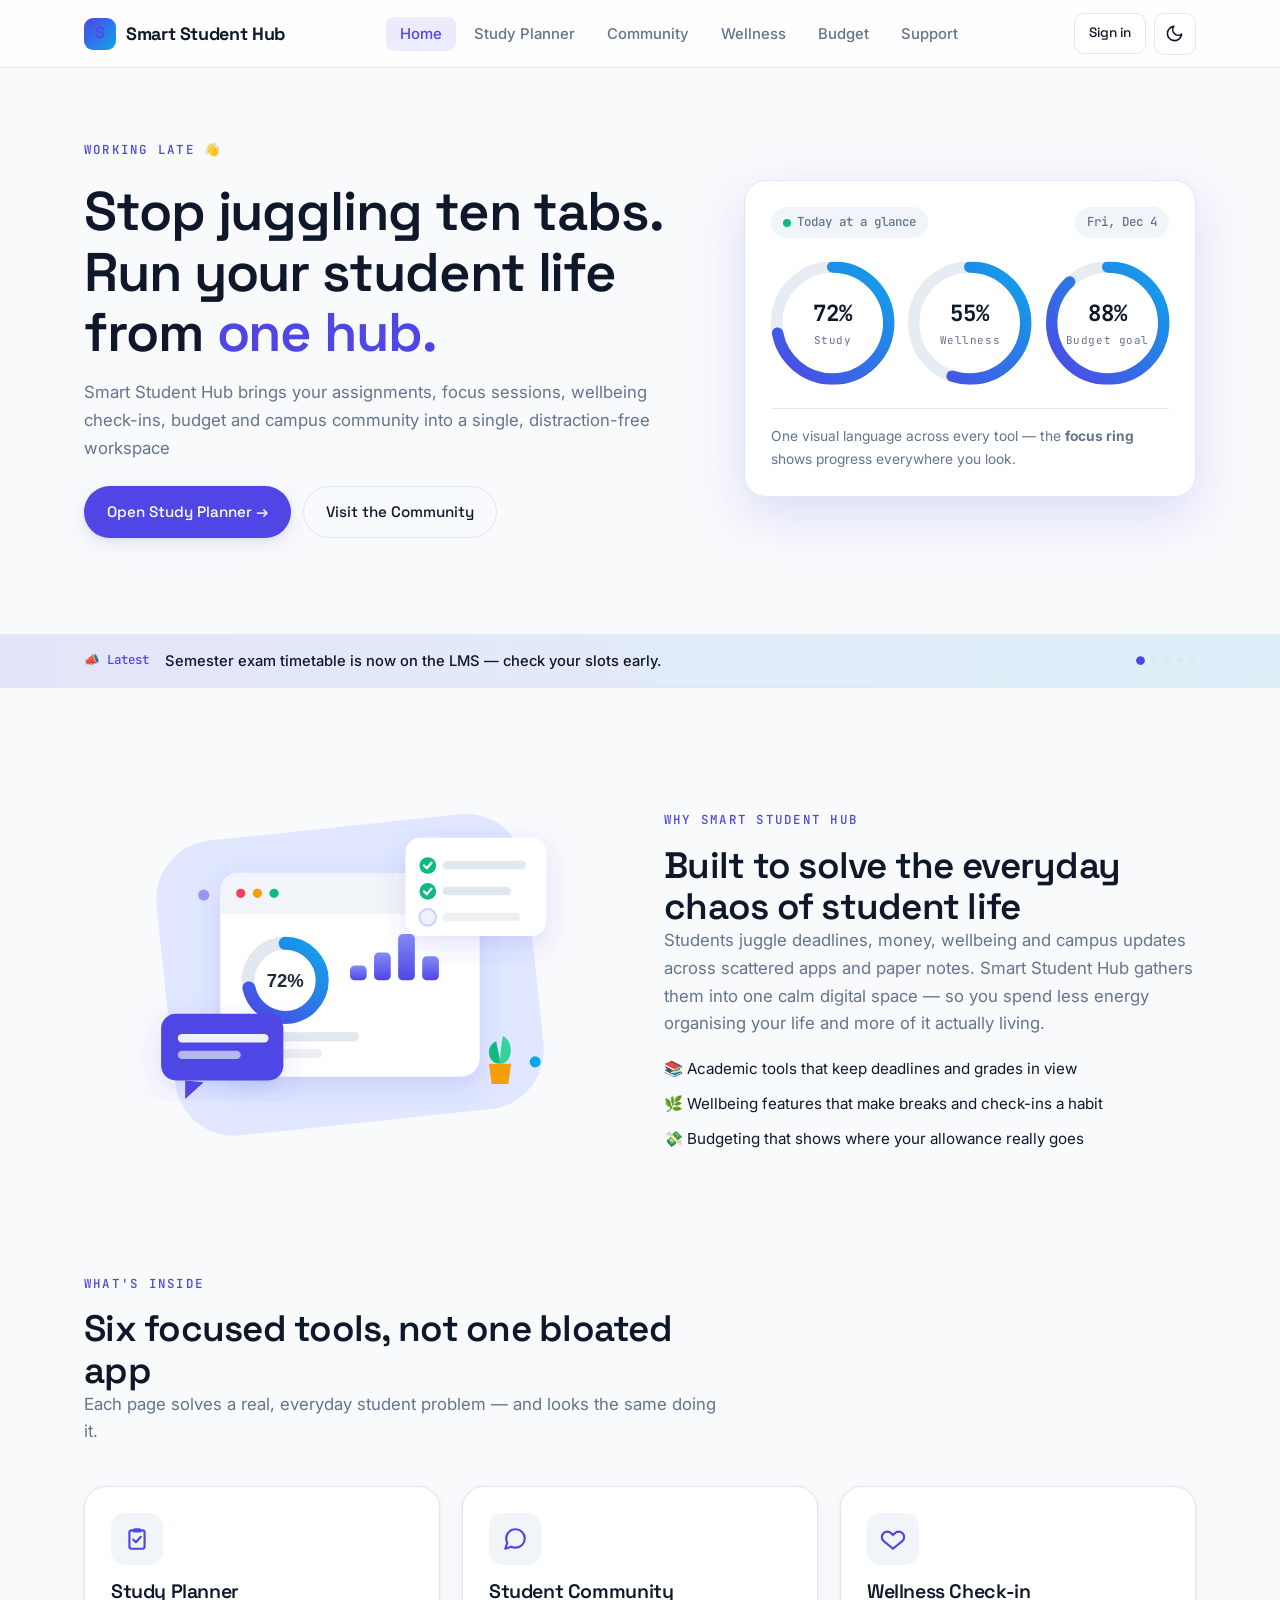
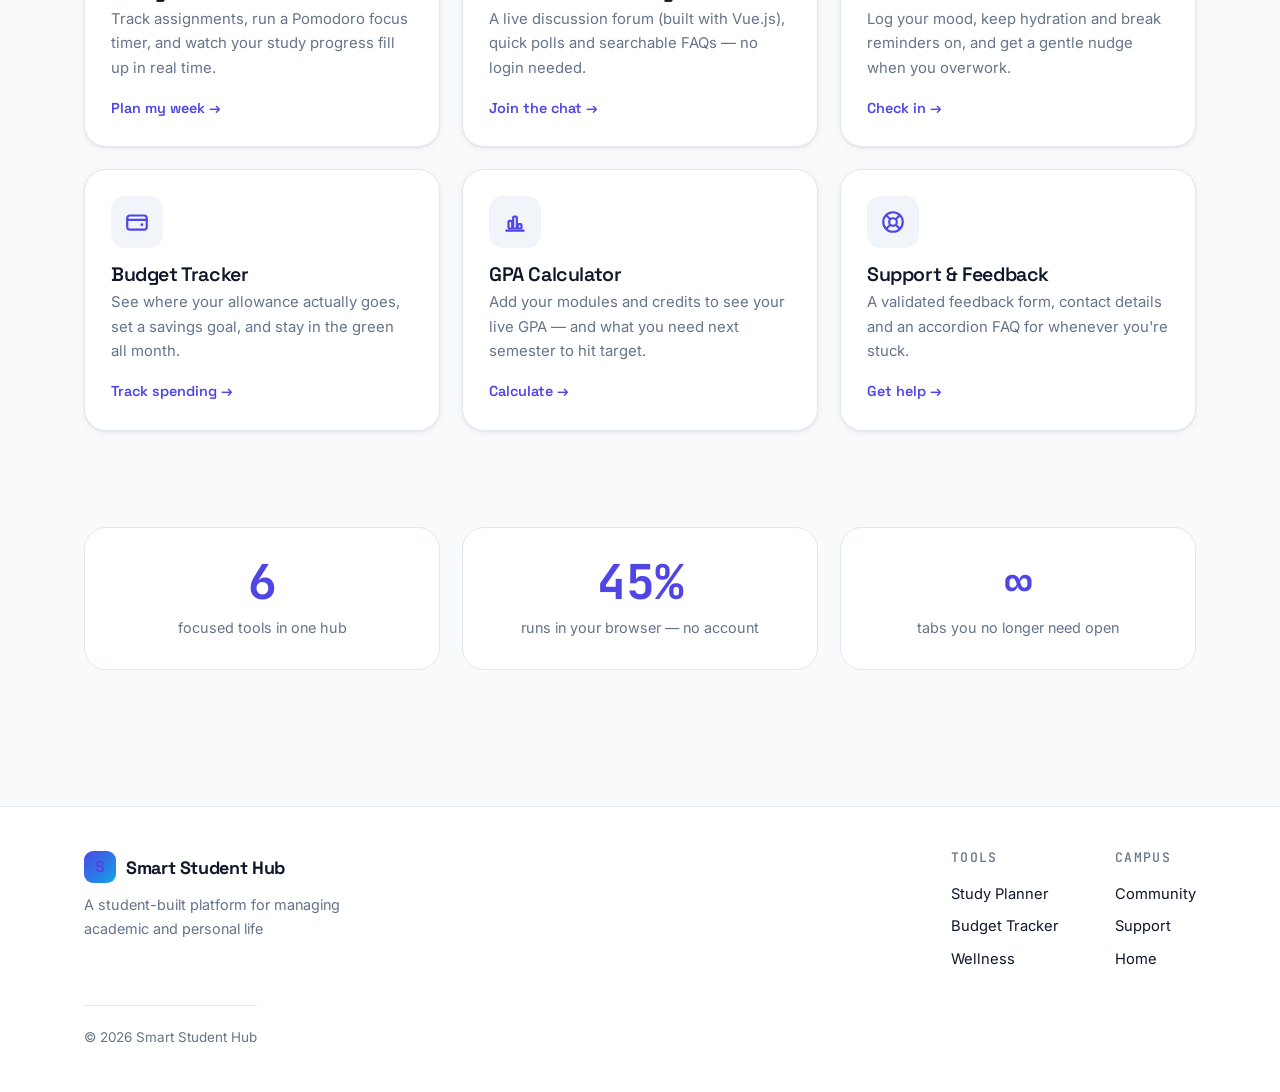
<file: index.html>
<!DOCTYPE html>
<html lang="en" data-theme="light">
<head>
  <meta charset="UTF-8" />
  <meta name="viewport" content="width=device-width, initial-scale=1.0" />
  <title>Smart Student Hub — Your campus life, organised</title>
  <meta name="description" content="A student platform to plan study, track wellness, manage budget and connect with your campus community." />

  <!-- Fonts (swap to self-hosted files if the viva venue has no internet) -->
  <link rel="preconnect" href="https://fonts.googleapis.com" />
  <link rel="preconnect" href="https://fonts.gstatic.com" crossorigin />
  <link href="https://fonts.googleapis.com/css2?family=Space+Grotesk:wght@400;500;600;700&family=Inter:wght@400;500;600&family=JetBrains+Mono:wght@400;500&display=swap" rel="stylesheet" />

  <link rel="stylesheet" href="css/style.css" />
</head>
<body>

  <!-- Page loader -->
  <div class="page-loader"><div class="loader-ring"></div></div>

  <!-- ============ NAV (shared on every page) ============ -->
  <header class="nav">
    <div class="container">
      <a href="index.html" class="brand">
        <span class="brand-mark">S</span>Smart Student Hub
      </a>
      <nav>
        <ul class="nav-links">
          <li><a href="index.html">Home</a></li>
          <li><a href="planner.html">Study Planner</a></li>
          <li><a href="community.html">Community</a></li>
          <li><a href="wellness.html">Wellness</a></li>
          <li><a href="budget.html">Budget</a></li>
          <li><a href="support.html">Support</a></li>
        </ul>
      </nav>
      <div class="nav-actions">
        <button class="theme-toggle" aria-label="Toggle theme"></button>
        <button class="nav-burger" aria-label="Open menu" aria-expanded="false"><span></span></button>
      </div>
    </div>
  </header>

  <!-- ============ HERO ============ -->
  <section class="section" style="padding-top:clamp(40px,6vw,72px)">
    <div class="container hero-grid">
      <div class="hero-copy reveal">
        <div class="hero-greet">
          <span class="eyebrow" id="greetLine">Campus life, one calm dashboard</span>
          <span class="streak-badge" id="streakBadge" hidden></span>
        </div>
        <h1>Stop juggling ten tabs.<br>Run your student life from <span style="color:var(--primary)">one hub.</span></h1>
        <p class="lead mt-2">
          Smart Student Hub brings your assignments, focus sessions, wellbeing check-ins,
          budget and campus community into a single, distraction-free workspace
        </p>
        <div class="mt-3" style="display:flex;gap:12px;flex-wrap:wrap">
          <a href="planner.html" class="btn btn-primary">Open Study Planner →</a>
          <a href="community.html" class="btn btn-ghost">Visit the Community</a>
        </div>
      </div>

      <!-- Signature focus-ring "today" dashboard preview -->
      <aside class="hero-card reveal" aria-label="Today at a glance">
        <div class="hero-card-top">
          <span class="chip"><span class="badge-dot"></span> Today at a glance</span>
          <span class="chip" id="todayDate"></span>
        </div>
        <div class="ring-row">
          <div class="focus-ring" style="--size:130px" data-pct="72" data-label="Study"></div>
          <div class="focus-ring" style="--size:130px" data-pct="55" data-label="Wellness"></div>
          <div class="focus-ring" style="--size:130px" data-pct="88" data-label="Budget goal"></div>
        </div>
        <p class="hero-card-note">One visual language across every tool — the <b>focus ring</b> shows progress everywhere you look.</p>
      </aside>
    </div>
  </section>

  <!-- ============ ANNOUNCEMENTS (dynamic) ============ -->
  <div class="announce" role="status" aria-live="polite">
    <div class="container announce-inner">
      <span class="announce-tag">📣 Latest</span>
      <p id="announceText">Loading campus updates…</p>
      <div class="announce-dots" id="announceDots"></div>
    </div>
  </div>

  <!-- ============ MISSION ============ -->
  <section class="section" style="padding-bottom:0">
    <div class="container mission">
      <div class="mission-img reveal">
        <img src="assets/images/illustration-dashboard.svg" alt="Illustration of a student dashboard showing a progress ring, a checklist and a bar chart" />
      </div>
      <div class="mission-copy reveal">
        <span class="eyebrow">Why Smart Student Hub</span>
        <h2>Built to solve the everyday chaos of student life</h2>
        <p class="lead">Students juggle deadlines, money, wellbeing and campus updates across scattered apps and paper notes. Smart Student Hub gathers them into one calm digital space — so you spend less energy organising your life and more of it actually living.</p>
        <ul class="mission-list">
          <li>📚 Academic tools that keep deadlines and grades in view</li>
          <li>🌿 Wellbeing features that make breaks and check-ins a habit</li>
          <li>💸 Budgeting that shows where your allowance really goes</li>
        </ul>
      </div>
    </div>
  </section>

  <!-- ============ FEATURES ============ -->
  <section class="section">
    <div class="container">
      <div class="section-head reveal">
        <span class="eyebrow">What's inside</span>
        <h2>Six focused tools, not one bloated app</h2>
        <p class="lead">Each page solves a real, everyday student problem — and looks the same doing it.</p>
      </div>
      <div class="grid grid-3">
        <a class="card feature reveal" href="planner.html">
          <div class="feature-ic"><svg viewBox="0 0 24 24" fill="none" stroke="currentColor" stroke-width="2" stroke-linecap="round" stroke-linejoin="round" aria-hidden="true"><rect x="5" y="4" width="14" height="17" rx="2"/><path d="M9 4a1 1 0 0 1 1-1h4a1 1 0 0 1 1 1v1H9z"/><path d="M8.5 12.5l2.5 2.5 4.5-5"/></svg></div>
          <h3>Study Planner</h3>
          <p>Track assignments, run a Pomodoro focus timer, and watch your study progress fill up in real time.</p>
          <span class="feature-go">Plan my week →</span>
        </a>
        <a class="card feature reveal" href="community.html">
          <div class="feature-ic"><svg viewBox="0 0 24 24" fill="none" stroke="currentColor" stroke-width="2" stroke-linecap="round" stroke-linejoin="round" aria-hidden="true"><path d="M21 11.5a8.4 8.4 0 0 1-8.5 8.5 8.5 8.5 0 0 1-3.9-.9L3 21l1.9-5.6A8.5 8.5 0 0 1 12.5 3 8.4 8.4 0 0 1 21 11.5z"/></svg></div>
          <h3>Student Community</h3>
          <p>A live discussion forum (built with Vue.js), quick polls and searchable FAQs — no login needed.</p>
          <span class="feature-go">Join the chat →</span>
        </a>
        <a class="card feature reveal" href="wellness.html">
          <div class="feature-ic"><svg viewBox="0 0 24 24" fill="none" stroke="currentColor" stroke-width="2" stroke-linecap="round" stroke-linejoin="round" aria-hidden="true"><path d="M20.8 6.6a5 5 0 0 0-7.1 0L12 8.3l-1.7-1.7a5 5 0 0 0-7.1 7.1L12 21l8.8-7.3a5 5 0 0 0 0-7.1z"/></svg></div>
          <h3>Wellness Check-in</h3>
          <p>Log your mood, keep hydration and break reminders on, and get a gentle nudge when you overwork.</p>
          <span class="feature-go">Check in →</span>
        </a>
        <a class="card feature reveal" href="budget.html">
          <div class="feature-ic"><svg viewBox="0 0 24 24" fill="none" stroke="currentColor" stroke-width="2" stroke-linecap="round" stroke-linejoin="round" aria-hidden="true"><rect x="3" y="6" width="18" height="13" rx="2.5"/><path d="M3 10h18"/><circle cx="16.5" cy="14.5" r="1.3" fill="currentColor" stroke="none"/></svg></div>
          <h3>Budget Tracker</h3>
          <p>See where your allowance actually goes, set a savings goal, and stay in the green all month.</p>
          <span class="feature-go">Track spending →</span>
        </a>
        <a class="card feature reveal" href="planner.html#gpa">
          <div class="feature-ic"><svg viewBox="0 0 24 24" fill="none" stroke="currentColor" stroke-width="2" stroke-linecap="round" stroke-linejoin="round" aria-hidden="true"><path d="M4 20h16"/><rect x="6" y="11" width="3.4" height="7" rx="1"/><rect x="10.3" y="7" width="3.4" height="11" rx="1"/><rect x="14.6" y="14" width="3.4" height="4" rx="1"/></svg></div>
          <h3>GPA Calculator</h3>
          <p>Add your modules and credits to see your live GPA — and what you need next semester to hit target.</p>
          <span class="feature-go">Calculate →</span>
        </a>
        <a class="card feature reveal" href="support.html">
          <div class="feature-ic"><svg viewBox="0 0 24 24" fill="none" stroke="currentColor" stroke-width="2" stroke-linecap="round" stroke-linejoin="round" aria-hidden="true"><circle cx="12" cy="12" r="9"/><circle cx="12" cy="12" r="3.5"/><path d="M6 6l3.2 3.2M18 6l-3.2 3.2M18 18l-3.2-3.2M6 18l3.2-3.2"/></svg></div>
          <h3>Support & Feedback</h3>
          <p>A validated feedback form, contact details and an accordion FAQ for whenever you're stuck.</p>
          <span class="feature-go">Get help →</span>
        </a>
      </div>
    </div>
  </section>

  <!-- ============ STATS ============ -->
  <section class="section stats-section">
    <div class="container">
      <div class="grid grid-3 reveal">
        <div class="stat"><b class="count" data-to="6">0</b><small>focused tools in one hub</small></div>
        <div class="stat"><b class="count" data-to="100" data-suffix="%">0</b><small>runs in your browser — no account</small></div>
        <div class="stat"><b class="count" data-to="0" data-text="∞">0</b><small>tabs you no longer need open</small></div>
      </div>
    </div>
  </section>

  <!-- ============ FOOTER (shared) ============ -->
  <footer class="footer">
    <div class="container">
      <div>
        <a href="index.html" class="brand"><span class="brand-mark">S</span>Smart Student Hub</a>
        <p>A student-built platform for managing academic and personal life</p>
      </div>
      <div class="footer-cols">
        <div>
          <h4>Tools</h4>
          <a href="planner.html">Study Planner</a>
          <a href="budget.html">Budget Tracker</a>
          <a href="wellness.html">Wellness</a>
        </div>
        <div>
          <h4>Campus</h4>
          <a href="community.html">Community</a>
          <a href="support.html">Support</a>
          <a href="index.html">Home</a>
        </div>
      </div>
    </div>
    <div class="container"><div class="footer-base">© 2026 Smart Student Hub </div></div>
  </footer>

  <!-- ============ Page-specific styles ============ -->
  <style>
    .hero-grid { display: grid; grid-template-columns: 1.15fr .85fr; gap: 48px; align-items: center; }
    @media (max-width: 900px) { .hero-grid { grid-template-columns: 1fr; } }

    .mission { display: grid; grid-template-columns: 1fr 1fr; gap: 48px; align-items: center; }
    @media (max-width: 820px) { .mission { grid-template-columns: 1fr; } }
    .mission-img img { width: 100%; max-width: 500px; margin: 0 auto; display: block; }
    .mission-list { list-style: none; margin-top: 18px; display: flex; flex-direction: column; gap: 10px; }
    .mission-list li { font-size: .95rem; color: var(--ink); }

    .hero-greet { display: flex; align-items: center; gap: 12px; flex-wrap: wrap; margin-bottom: 6px; }
    .streak-badge { font-family: var(--font-mono); font-size: .76rem; font-weight: 500; padding: 4px 11px; border-radius: 999px; background: color-mix(in srgb, var(--accent) 16%, transparent); color: var(--accent); white-space: nowrap; }

    .hero-card { background: var(--surface); border: 1px solid var(--border); border-radius: var(--radius-lg); padding: 26px; box-shadow: var(--shadow-lg); }
    .hero-card-top { display: flex; justify-content: space-between; gap: 10px; margin-bottom: 20px; flex-wrap: wrap; }
    .ring-row { display: flex; gap: 14px; justify-content: space-between; flex-wrap: wrap; }
    .ring-row .focus-ring { flex: 1; min-width: 100px; }
    .hero-card-note { color: var(--muted); font-size: .86rem; margin-top: 20px; border-top: 1px solid var(--border); padding-top: 16px; }

    .announce { background: linear-gradient(90deg, color-mix(in srgb, var(--primary) 12%, transparent), color-mix(in srgb, var(--secondary) 12%, transparent)); border-block: 1px solid var(--border); }
    .announce-inner { display: flex; align-items: center; gap: 16px; padding-block: 14px; }
    .announce-tag { font-family: var(--font-mono); font-size: .78rem; font-weight: 500; white-space: nowrap; color: var(--primary); }
    .announce-inner p { flex: 1; font-size: .92rem; font-weight: 500; margin: 0; transition: opacity .4s; }
    .announce-dots { display: flex; gap: 6px; }
    .announce-dots span { width: 7px; height: 7px; border-radius: 50%; background: var(--border); cursor: pointer; transition: background .2s, transform .2s; }
    .announce-dots span.on { background: var(--primary); transform: scale(1.25); }
    @media (max-width: 620px) { .announce-tag { display: none; } }

    .feature { display: flex; flex-direction: column; color: var(--ink); }
    .feature-ic { width: 52px; height: 52px; border-radius: 14px; display: grid; place-items: center; background: var(--surface-2); color: var(--primary); margin-bottom: 16px; }
    .feature-ic svg { width: 26px; height: 26px; }
    .feature p { color: var(--muted); font-size: .93rem; flex: 1; margin-top: 4px; }
    .feature-go { color: var(--primary); font-weight: 600; font-size: .9rem; margin-top: 16px; font-family: var(--font-display); }

    .stats-section { padding-block: 0 clamp(56px,8vw,96px); }
    .stat { text-align: center; padding: 30px 20px; background: var(--surface); border: 1px solid var(--border); border-radius: var(--radius-lg); }
    .stat b { font-family: var(--font-mono); font-size: clamp(2.2rem, 5vw, 3rem); color: var(--primary); display: block; line-height: 1; }
    .stat small { color: var(--muted); font-size: .9rem; margin-top: 10px; display: block; }
  </style>

  <script src="js/main.js"></script>
  <!-- Home-only interactivity: date, rotating announcements, counters -->
  <script>
    // Today's date chip
    document.getElementById("todayDate").textContent =
      new Date().toLocaleDateString(undefined, { weekday: "short", day: "numeric", month: "short" });

    // Time-based greeting + usage streak
    (function () {
      const greetLine = document.getElementById("greetLine");
      const badge = document.getElementById("streakBadge");

      // greeting depends only on the time of day
      greetLine.textContent = SSH.greeting() + " 👋";

      // usage streak (incremented by main.js on load)
      const s = SSH.getStreak();
      if (s.count > 0) {
        badge.hidden = false;
        badge.textContent = s.count === 1 ? "🔥 Streak started!" : "🔥 " + s.count + "-day streak";
      }
    })();

    // Dynamic, rotating announcements (demonstrates dynamic content updates)
    const announcements = [
      "Semester exam timetable is now on the LMS — check your slots early.",
      "Library extends hours to 10 PM during the assessment period.",
      "Peer study groups for Software Engineering open this week in the Community.",
      "Wellness week: free 10-minute guided breaks every afternoon.",
      "New: track your allowance in the Budget tool before month-end."
    ];
    const textEl = document.getElementById("announceText");
    const dotsEl = document.getElementById("announceDots");
    let idx = 0, timer;
    announcements.forEach((_, i) => {
      const d = document.createElement("span");
      d.addEventListener("click", () => { show(i); restart(); });
      dotsEl.appendChild(d);
    });
    function show(i) {
      idx = i;
      textEl.style.opacity = 0;
      setTimeout(() => { textEl.textContent = announcements[i]; textEl.style.opacity = 1; }, 250);
      dotsEl.querySelectorAll("span").forEach((s, j) => s.classList.toggle("on", j === i));
    }
    function next() { show((idx + 1) % announcements.length); }
    function restart() { clearInterval(timer); timer = setInterval(next, 4500); }
    show(0); restart();

    // Animated stat counters when they scroll into view
    const counters = document.querySelectorAll(".count");
    const cio = new IntersectionObserver((entries) => {
      entries.forEach((e) => {
        if (!e.isIntersecting) return;
        const el = e.target;
        cio.unobserve(el);
        if (el.dataset.text) { el.textContent = el.dataset.text; return; }
        const to = parseInt(el.dataset.to, 10), suffix = el.dataset.suffix || "";
        let n = 0; const step = Math.max(1, Math.round(to / 40));
        const t = setInterval(() => {
          n += step; if (n >= to) { n = to; clearInterval(t); }
          el.textContent = n + suffix;
        }, 28);
      });
    }, { threshold: 0.5 });
    counters.forEach((c) => cio.observe(c));
  </script>
</body>
</html>
</file>
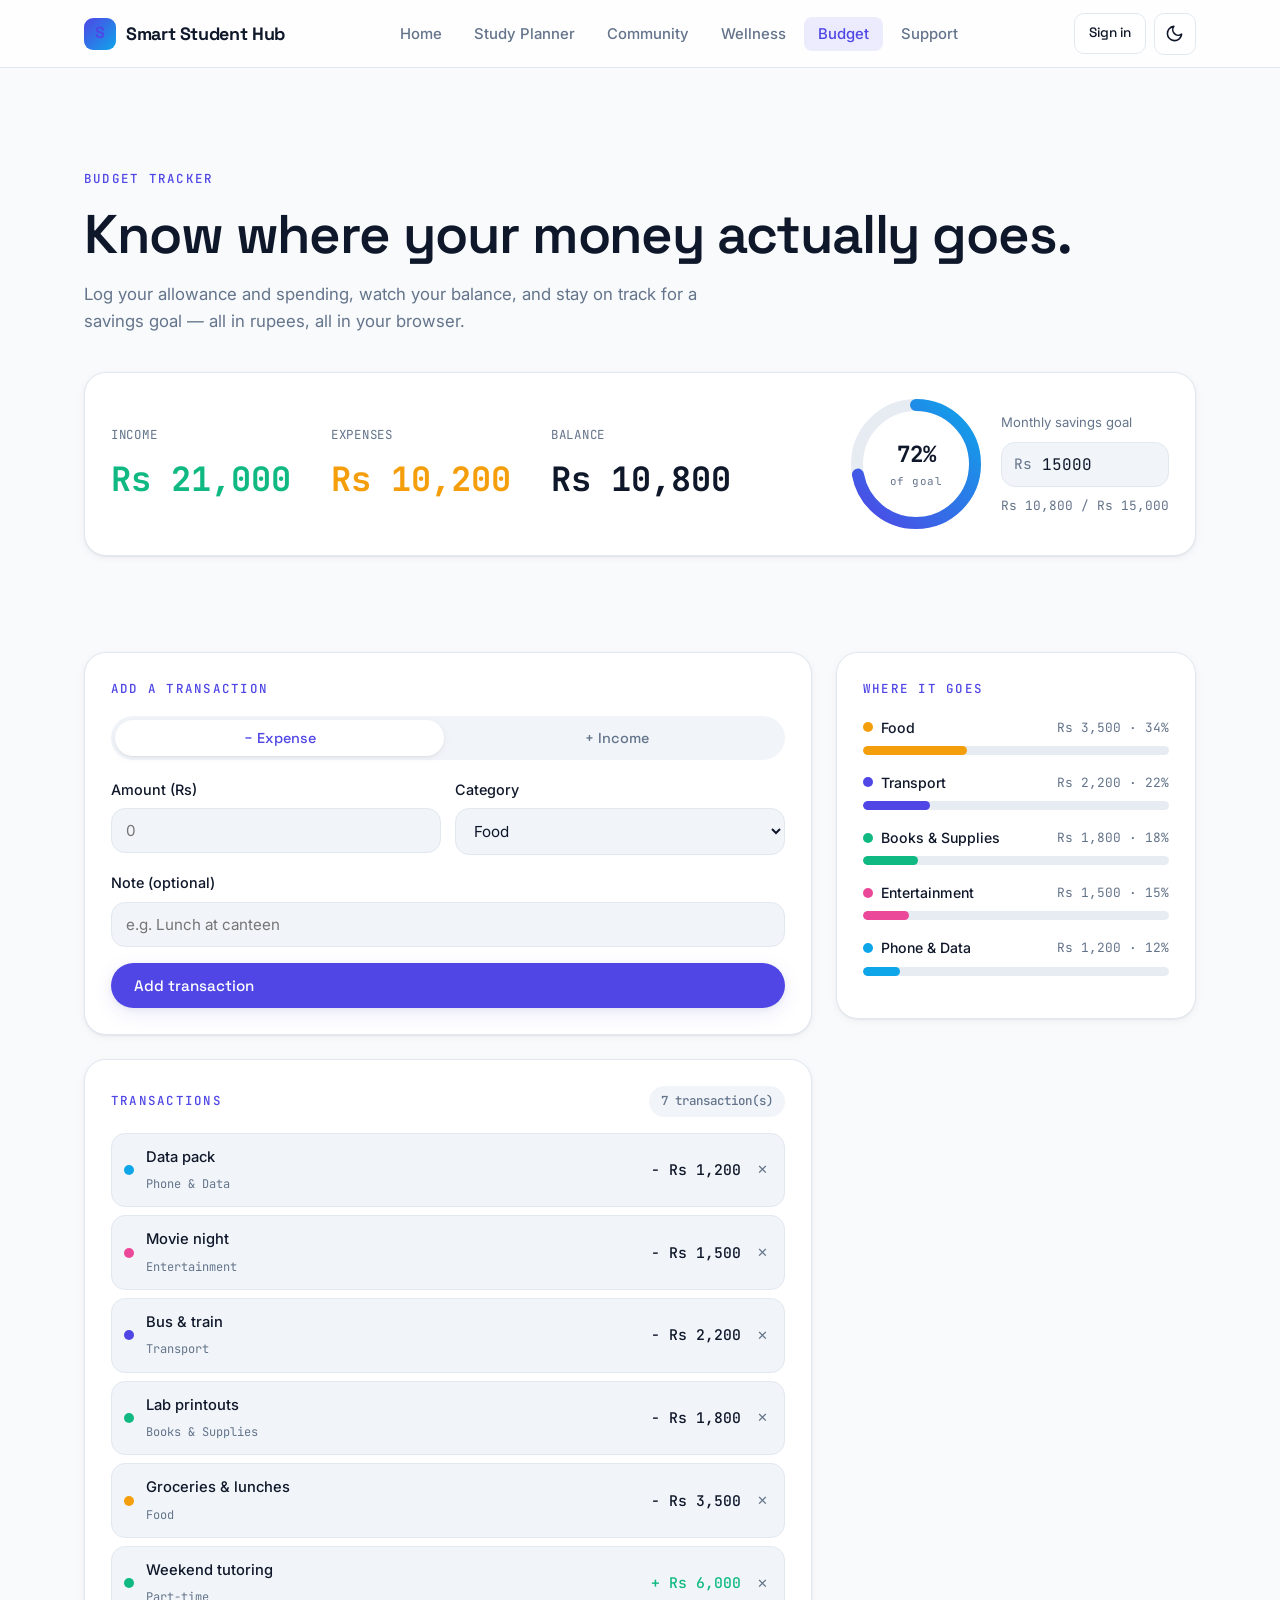
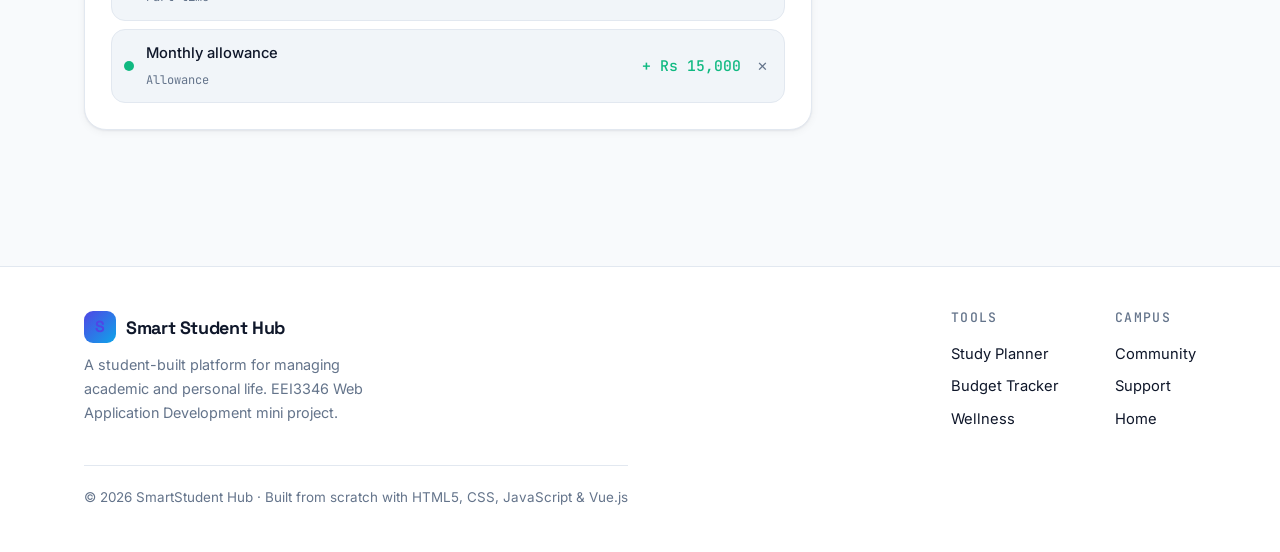
<file: budget.html>
<!DOCTYPE html>
<html lang="en" data-theme="light">
<head>
  <meta charset="UTF-8" />
  <meta name="viewport" content="width=device-width, initial-scale=1.0" />
  <title>Budget — Smart Student Hub</title>
  <meta name="description" content="Track your student income and spending, see where your money goes, and hit a savings goal." />
  <link rel="preconnect" href="https://fonts.googleapis.com" />
  <link rel="preconnect" href="https://fonts.gstatic.com" crossorigin />
  <link href="https://fonts.googleapis.com/css2?family=Space+Grotesk:wght@400;500;600;700&family=Inter:wght@400;500;600&family=JetBrains+Mono:wght@400;500;700&display=swap" rel="stylesheet" />
  <link rel="stylesheet" href="css/style.css" />
</head>
<body>
  <div class="page-loader"><div class="loader-ring"></div></div>

  <!-- ============ NAV (shared) ============ -->
  <header class="nav">
    <div class="container">
      <a href="index.html" class="brand"><span class="brand-mark">S</span>Smart Student Hub</a>
      <nav>
        <ul class="nav-links">
          <li><a href="index.html">Home</a></li>
          <li><a href="planner.html">Study Planner</a></li>
          <li><a href="community.html">Community</a></li>
          <li><a href="wellness.html">Wellness</a></li>
          <li><a href="budget.html">Budget</a></li>
          <li><a href="support.html">Support</a></li>
        </ul>
      </nav>
      <div class="nav-actions">
        <button class="theme-toggle" aria-label="Toggle theme"></button>
        <button class="nav-burger" aria-label="Open menu" aria-expanded="false"><span></span></button>
      </div>
    </div>
  </header>

  <!-- ============ HEADER ============ -->
  <section class="section" style="padding-bottom:0">
    <div class="container reveal">
      <span class="eyebrow">Budget Tracker</span>
      <h1>Know where your money actually goes.</h1>
      <p class="lead mt-2">Log your allowance and spending, watch your balance, and stay on track for a savings goal — all in rupees, all in your browser.</p>
    </div>
  </section>

  <!-- ============ OVERVIEW ============ -->
  <section class="section" style="padding-top:36px;padding-bottom:0">
    <div class="container">
      <div class="card overview reveal">
        <div class="ov-stats">
          <div class="ov-stat"><small>Income</small><b id="sumIncome" class="pos">Rs 0</b></div>
          <div class="ov-stat"><small>Expenses</small><b id="sumExpense" class="neg-c">Rs 0</b></div>
          <div class="ov-stat"><small>Balance</small><b id="sumBalance">Rs 0</b></div>
        </div>
        <div class="ov-goal">
          <div class="focus-ring" id="ringGoal" style="--size:130px" data-pct="0" data-label="of goal"></div>
          <div class="ov-goal-set">
            <label for="goalInput">Monthly savings goal</label>
            <div class="goal-input-wrap"><span>Rs</span><input type="number" id="goalInput" min="0" step="500" /></div>
            <span class="goal-meta" id="goalMeta">Rs 0 / Rs 0</span>
          </div>
        </div>
      </div>
    </div>
  </section>

  <!-- ============ ADD + LIST | BREAKDOWN ============ -->
  <section class="section">
    <div class="container budget-grid">

      <!-- left: add + list -->
      <div>
        <div class="card">
          <div class="tool-head"><span class="eyebrow" style="margin:0">Add a transaction</span></div>
          <form id="txnForm" novalidate>
            <div class="type-segs">
              <button type="button" class="type-seg" data-type="expense">− Expense</button>
              <button type="button" class="type-seg" data-type="income">+ Income</button>
            </div>
            <div class="txn-grid">
              <div class="field" style="margin:0">
                <label for="txnAmount">Amount (Rs)</label>
                <input id="txnAmount" type="number" min="0" step="10" placeholder="0" />
                <span class="err">Enter an amount greater than zero.</span>
              </div>
              <div class="field" style="margin:0">
                <label for="txnCat">Category</label>
                <select id="txnCat"></select>
              </div>
            </div>
            <div class="field mt-2" style="margin-bottom:0">
              <label for="txnLabel">Note (optional)</label>
              <input id="txnLabel" type="text" placeholder="e.g. Lunch at canteen" />
            </div>
            <button class="btn btn-primary mt-2" type="submit" style="width:100%">Add transaction</button>
          </form>
        </div>

        <div class="card mt-3">
          <div class="tool-head"><span class="eyebrow" style="margin:0">Transactions</span><span class="chip" id="txnMeta"></span></div>
          <ul class="txn-list" id="txnList"></ul>
        </div>
      </div>

      <!-- right: breakdown -->
      <div class="card breakdown-card">
        <div class="tool-head"><span class="eyebrow" style="margin:0">Where it goes</span></div>
        <div id="breakdown"></div>
      </div>

    </div>
  </section>

  <!-- ============ FOOTER (shared) ============ -->
  <footer class="footer">
    <div class="container">
      <div>
        <a href="index.html" class="brand"><span class="brand-mark">S</span>Smart Student Hub</a>
        <p>A student-built platform for managing academic and personal life. EEI3346 Web Application Development mini project.</p>
      </div>
      <div class="footer-cols">
        <div><h4>Tools</h4><a href="planner.html">Study Planner</a><a href="budget.html">Budget Tracker</a><a href="wellness.html">Wellness</a></div>
        <div><h4>Campus</h4><a href="community.html">Community</a><a href="support.html">Support</a><a href="index.html">Home</a></div>
      </div>
    </div>
    <div class="container"><div class="footer-base">© 2026 SmartStudent Hub · Built from scratch with HTML5, CSS, JavaScript &amp; Vue.js</div></div>
  </footer>

  <!-- ============ Page styles ============ -->
  <style>
    .tool-head { display: flex; justify-content: space-between; align-items: center; margin-bottom: 16px; gap: 10px; flex-wrap: wrap; }
    .muted-note { color: var(--muted); font-size: .9rem; }

    /* Overview */
    .overview { display: flex; justify-content: space-between; gap: 30px; flex-wrap: wrap; align-items: center; }
    .ov-stats { display: flex; gap: 40px; flex-wrap: wrap; }
    .ov-stat small { color: var(--muted); font-family: var(--font-mono); font-size: .78rem; text-transform: uppercase; letter-spacing: .06em; }
    .ov-stat b { display: block; font-family: var(--font-mono); font-size: clamp(1.5rem, 4vw, 2.1rem); margin-top: 6px; }
    .ov-stat .pos { color: var(--positive); }
    .ov-stat .neg-c { color: var(--accent); }
    #sumBalance.neg { color: var(--danger); }
    .ov-goal { display: flex; align-items: center; gap: 20px; }
    .ov-goal-set label { display: block; font-size: .82rem; color: var(--muted); margin-bottom: 8px; }
    .goal-input-wrap { display: flex; align-items: center; gap: 6px; background: var(--surface-2); border: 1.5px solid var(--border); border-radius: var(--radius); padding: 0 12px; }
    .goal-input-wrap span { color: var(--muted); font-family: var(--font-mono); font-size: .9rem; }
    .goal-input-wrap input { border: none; background: transparent; padding: 11px 4px; font-family: var(--font-mono); font-size: 1rem; color: var(--ink); width: 110px; }
    .goal-input-wrap input:focus { outline: none; }
    .goal-meta { display: block; margin-top: 8px; font-family: var(--font-mono); font-size: .8rem; color: var(--muted); }
    @media (max-width: 560px) { .ov-goal { flex-direction: column; align-items: flex-start; } }

    /* Grid */
    .budget-grid { display: grid; grid-template-columns: 1fr 360px; gap: 24px; align-items: start; }
    @media (max-width: 900px) { .budget-grid { grid-template-columns: 1fr; } }

    /* Form */
    .type-segs { display: grid; grid-template-columns: 1fr 1fr; gap: 8px; padding: 4px; background: var(--surface-2); border-radius: 999px; margin-bottom: 18px; }
    .type-seg { border: none; background: transparent; color: var(--muted); font-family: var(--font-display); font-weight: 500; font-size: .9rem; padding: 9px; border-radius: 999px; cursor: pointer; transition: .2s; }
    .type-seg.active { background: var(--surface); color: var(--primary); box-shadow: var(--shadow-sm); }
    .txn-grid { display: grid; grid-template-columns: 1fr 1fr; gap: 14px; }
    @media (max-width: 480px) { .txn-grid { grid-template-columns: 1fr; } }

    /* Transaction list */
    .txn-list { list-style: none; display: flex; flex-direction: column; gap: 8px; }
    .t-item { display: flex; align-items: center; gap: 12px; padding: 11px 12px; border: 1px solid var(--border); border-radius: var(--radius); background: var(--surface-2); }
    .t-dot { width: 10px; height: 10px; border-radius: 50%; flex-shrink: 0; }
    .t-body { flex: 1; min-width: 0; }
    .t-label { display: block; font-weight: 500; font-size: .92rem; white-space: nowrap; overflow: hidden; text-overflow: ellipsis; }
    .t-cat { font-size: .75rem; color: var(--muted); font-family: var(--font-mono); }
    .t-amt { font-family: var(--font-mono); font-weight: 500; font-size: .92rem; white-space: nowrap; }
    .t-amt.income { color: var(--positive); }
    .t-amt.expense { color: var(--ink); }
    .t-del { border: none; background: transparent; color: var(--muted); cursor: pointer; padding: 4px; border-radius: 6px; }
    .t-del:hover { color: var(--danger); background: color-mix(in srgb, var(--danger) 10%, transparent); }

    /* Breakdown */
    .breakdown-card { position: sticky; top: 88px; }
    .cat-row { margin-bottom: 16px; }
    .cat-top { display: flex; justify-content: space-between; align-items: center; margin-bottom: 7px; font-size: .88rem; }
    .cat-top > span:first-child { display: flex; align-items: center; gap: 8px; font-weight: 500; }
    .cat-dot { width: 10px; height: 10px; border-radius: 50%; }
    .cat-amt { font-family: var(--font-mono); font-size: .8rem; color: var(--muted); }
    .cat-track { height: 9px; background: var(--ring-track); border-radius: 999px; overflow: hidden; }
    .cat-fill { height: 100%; border-radius: 999px; transition: width .6s var(--ease); }
  </style>

  <script src="js/main.js"></script>
  <script src="js/budget.js"></script>
</body>
</html>
</file>
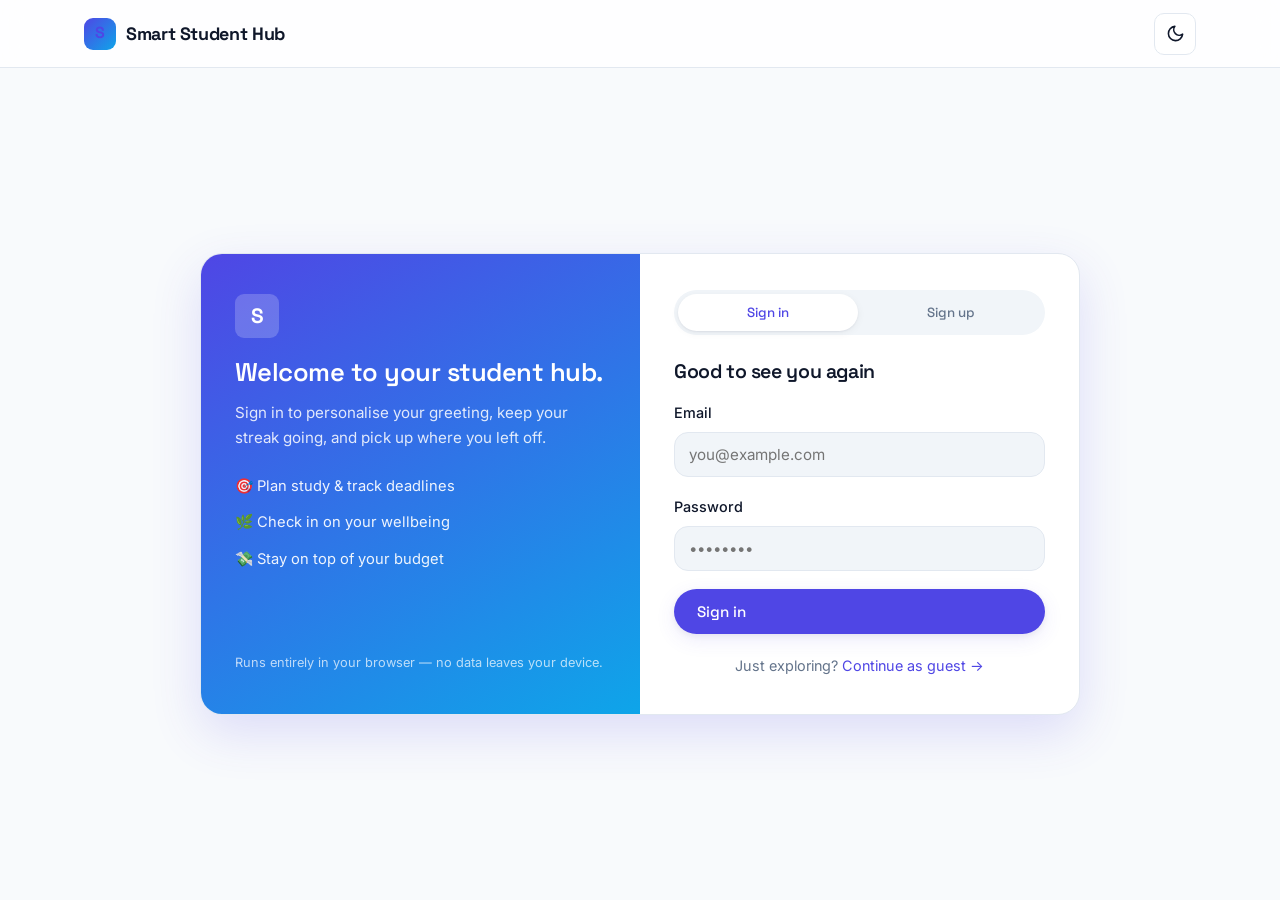
<file: login.html>
<!DOCTYPE html>
<html lang="en" data-theme="light">
<head>
  <meta charset="UTF-8" />
  <meta name="viewport" content="width=device-width, initial-scale=1.0" />
  <title>Sign in — Smart Student Hub</title>
  <meta name="description" content="Sign in or create your Smart Student Hub account to personalise your dashboard." />
  <link rel="preconnect" href="https://fonts.googleapis.com" />
  <link rel="preconnect" href="https://fonts.gstatic.com" crossorigin />
  <link href="https://fonts.googleapis.com/css2?family=Space+Grotesk:wght@400;500;600;700&family=Inter:wght@400;500;600&family=JetBrains+Mono:wght@400;500&display=swap" rel="stylesheet" />
  <link rel="stylesheet" href="css/style.css" />
</head>
<body>
  <div class="page-loader"><div class="loader-ring"></div></div>

  <!-- minimal nav (no full menu → no auth chip injected here) -->
  <header class="nav">
    <div class="container">
      <a href="index.html" class="brand"><span class="brand-mark">S</span>Smart Student Hub</a>
      <div class="nav-actions">
        <button class="theme-toggle" aria-label="Toggle theme"></button>
      </div>
    </div>
  </header>

  <main class="auth-wrap">
    <div class="auth-card" id="login-card">

      <!-- brand panel -->
      <aside class="auth-brand">
        <div>
          <span class="brand-mark" style="width:44px;height:44px;font-size:1.3rem">S</span>
          <h2>Welcome to your student hub.</h2>
          <p>Sign in to personalise your greeting, keep your streak going, and pick up where you left off.</p>
          <ul class="auth-feat">
            <li>🎯 Plan study &amp; track deadlines</li>
            <li>🌿 Check in on your wellbeing</li>
            <li>💸 Stay on top of your budget</li>
          </ul>
        </div>
        <p class="auth-note">Runs entirely in your browser — no data leaves your device.</p>
      </aside>

      <!-- form panel -->
      <section class="auth-form">
        <div class="auth-tabs">
          <button class="auth-tab active" data-tab="signin">Sign in</button>
          <button class="auth-tab" data-tab="signup">Sign up</button>
        </div>

        <!-- SIGN IN -->
        <div id="pane-signin" class="auth-pane">
          <h3>Good to see you again</h3>
          <div class="auth-msg" id="signinMsg" style="display:none"></div>
          <form id="signinForm" novalidate>
            <div class="field">
              <label for="siEmail">Email</label>
              <input id="siEmail" type="email" placeholder="you@example.com" autocomplete="email" />
              <span class="err"></span>
            </div>
            <div class="field">
              <label for="siPass">Password</label>
              <input id="siPass" type="password" placeholder="••••••••" autocomplete="current-password" />
              <span class="err"></span>
            </div>
            <button class="btn btn-primary" type="submit" style="width:100%">Sign in</button>
          </form>
        </div>

        <!-- SIGN UP -->
        <div id="pane-signup" class="auth-pane hidden">
          <h3>Create your account</h3>
          <div class="auth-msg" id="signupMsg" style="display:none"></div>
          <form id="signupForm" novalidate>
            <div class="field">
              <label for="suName">Full name</label>
              <input id="suName" type="text" placeholder="Your name" autocomplete="name" />
              <span class="err"></span>
            </div>
            <div class="field">
              <label for="suEmail">Email</label>
              <input id="suEmail" type="email" placeholder="you@example.com" autocomplete="email" />
              <span class="err"></span>
            </div>
            <div class="field-row">
              <div class="field">
                <label for="suPass">Password</label>
                <input id="suPass" type="password" placeholder="6+ characters" autocomplete="new-password" />
                <span class="err"></span>
              </div>
              <div class="field">
                <label for="suConfirm">Confirm</label>
                <input id="suConfirm" type="password" placeholder="Repeat password" autocomplete="new-password" />
                <span class="err"></span>
              </div>
            </div>
            <button class="btn btn-primary" type="submit" style="width:100%">Create account</button>
          </form>
        </div>

        <p class="auth-guest">Just exploring? <a href="index.html">Continue as guest →</a></p>
      </section>
    </div>
  </main>

  <style>
    .auth-wrap { min-height: calc(100vh - var(--nav-h)); display: grid; place-items: center; padding: 32px 20px; }
    .auth-card { width: 100%; max-width: 880px; display: grid; grid-template-columns: 1fr 1fr; background: var(--surface); border: 1px solid var(--border); border-radius: var(--radius-lg); overflow: hidden; box-shadow: var(--shadow-lg); }
    @media (max-width: 760px) { .auth-card { grid-template-columns: 1fr; max-width: 440px; } }

    .auth-brand { background: linear-gradient(150deg, var(--primary), var(--secondary)); color: #fff; padding: 40px 34px; display: flex; flex-direction: column; justify-content: space-between; gap: 30px; }
    @media (max-width: 760px) { .auth-brand { display: none; } }
    .auth-brand .brand-mark { margin-bottom: 20px; background: rgba(255,255,255,.2); }
    .auth-brand h2 { font-size: 1.6rem; line-height: 1.15; }
    .auth-brand p { color: rgba(255,255,255,.85); margin-top: 12px; font-size: .95rem; }
    .auth-feat { list-style: none; margin-top: 24px; display: flex; flex-direction: column; gap: 12px; }
    .auth-feat li { font-size: .92rem; color: rgba(255,255,255,.92); }
    .auth-note { font-size: .8rem !important; color: rgba(255,255,255,.7) !important; }

    .auth-form { padding: 36px 34px; }
    .auth-tabs { display: grid; grid-template-columns: 1fr 1fr; gap: 4px; padding: 4px; background: var(--surface-2); border-radius: 999px; margin-bottom: 26px; }
    .auth-tab { border: none; background: transparent; color: var(--muted); font-family: var(--font-display); font-weight: 500; padding: 10px; border-radius: 999px; cursor: pointer; transition: .2s; }
    .auth-tab.active { background: var(--surface); color: var(--primary); box-shadow: var(--shadow-sm); }
    .auth-pane.hidden { display: none; }
    .auth-pane h3 { margin-bottom: 18px; }
    .field-row { display: grid; grid-template-columns: 1fr 1fr; gap: 14px; }
    @media (max-width: 420px) { .field-row { grid-template-columns: 1fr; } }

    .auth-msg { padding: 11px 14px; border-radius: var(--radius); font-size: .86rem; font-weight: 500; margin-bottom: 16px; }
    .err-msg { background: color-mix(in srgb, var(--danger) 14%, transparent); color: var(--danger); border: 1px solid color-mix(in srgb, var(--danger) 40%, transparent); }
    .ok-msg { background: color-mix(in srgb, var(--positive) 14%, transparent); color: var(--positive); }
    .auth-guest { text-align: center; margin-top: 20px; color: var(--muted); font-size: .9rem; }
  </style>

  <script src="js/main.js"></script>
  <script src="js/auth.js"></script>
</body>
</html>
</file>
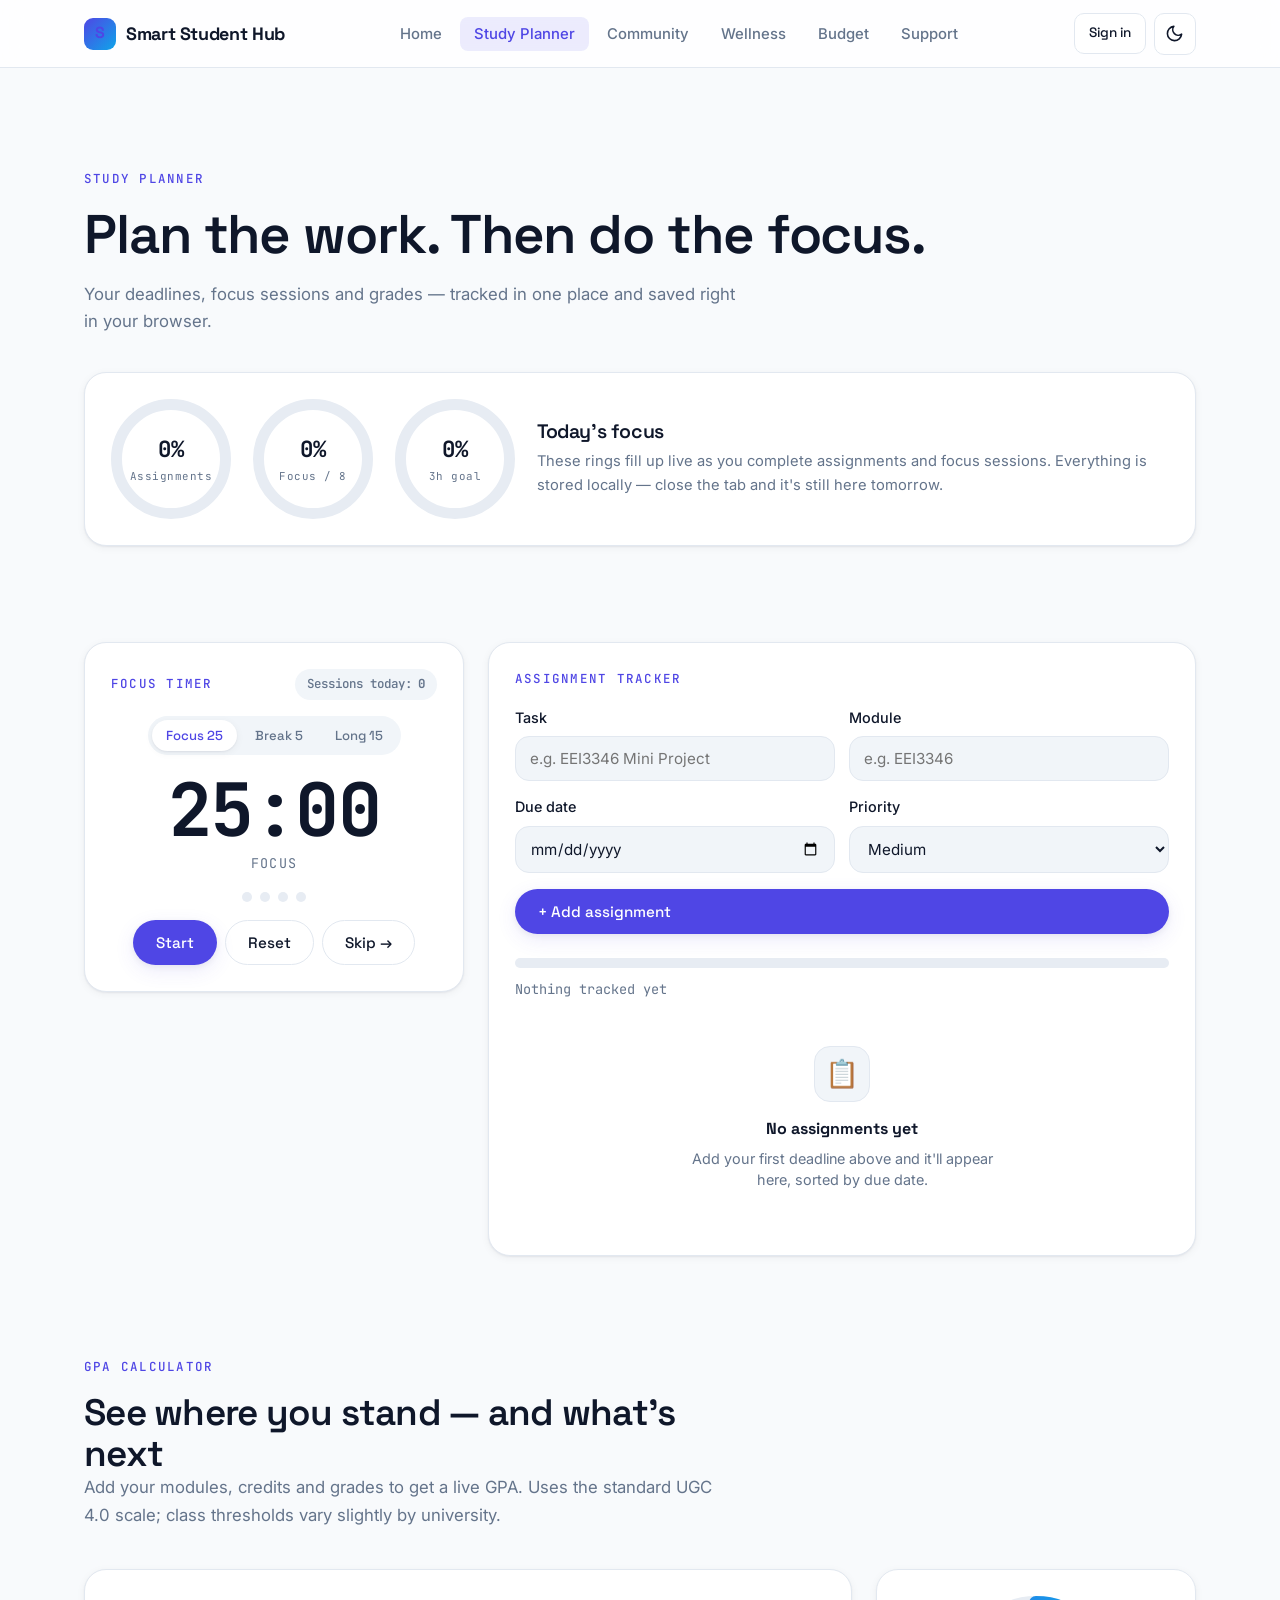
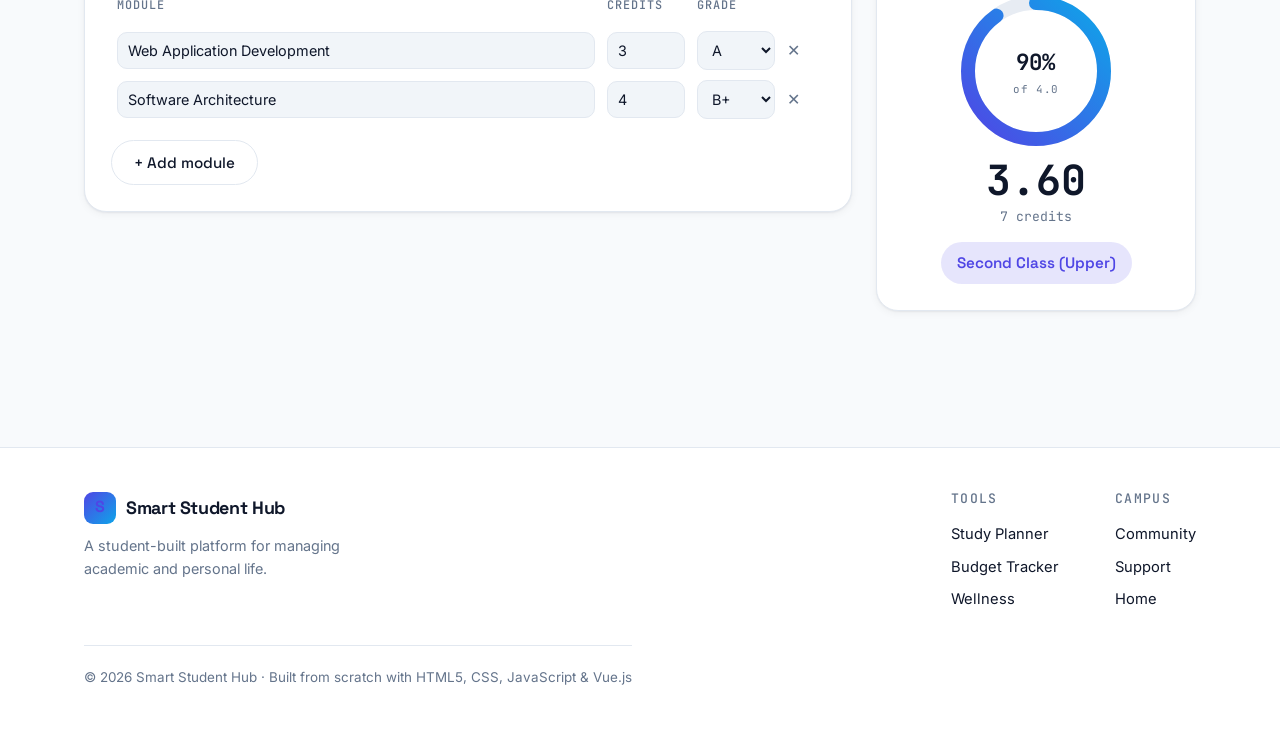
<file: planner.html>
<!DOCTYPE html>
<html lang="en" data-theme="light">
<head>
  <meta charset="UTF-8" />
  <meta name="viewport" content="width=device-width, initial-scale=1.0" />
  <title>Study Planner — Smart Student Hub</title>
  <meta name="description" content="Track assignments, run a Pomodoro focus timer, and calculate your GPA — all in one place." />
  <link rel="preconnect" href="https://fonts.googleapis.com" />
  <link rel="preconnect" href="https://fonts.gstatic.com" crossorigin />
  <link href="https://fonts.googleapis.com/css2?family=Space+Grotesk:wght@400;500;600;700&family=Inter:wght@400;500;600&family=JetBrains+Mono:wght@400;500;700&display=swap" rel="stylesheet" />
  <link rel="stylesheet" href="css/style.css" />
</head>
<body>
  <div class="page-loader"><div class="loader-ring"></div></div>

  <!-- ============ NAV (shared) ============ -->
  <header class="nav">
    <div class="container">
      <a href="index.html" class="brand"><span class="brand-mark">S</span>Smart Student Hub</a>
      <nav>
        <ul class="nav-links">
          <li><a href="index.html">Home</a></li>
          <li><a href="planner.html">Study Planner</a></li>
          <li><a href="community.html">Community</a></li>
          <li><a href="wellness.html">Wellness</a></li>
          <li><a href="budget.html">Budget</a></li>
          <li><a href="support.html">Support</a></li>
        </ul>
      </nav>
      <div class="nav-actions">
        <button class="theme-toggle" aria-label="Toggle theme"></button>
        <button class="nav-burger" aria-label="Open menu" aria-expanded="false"><span></span></button>
      </div>
    </div>
  </header>

  <!-- ============ HEADER ============ -->
  <section class="section" style="padding-bottom:0">
    <div class="container reveal">
      <span class="eyebrow">Study Planner</span>
      <h1>Plan the work. Then do the focus.</h1>
      <p class="lead mt-2">Your deadlines, focus sessions and grades — tracked in one place and saved right in your browser.</p>
    </div>
  </section>

  <!-- ============ SUMMARY RINGS ============ -->
  <section class="section" style="padding-top:36px">
    <div class="container">
      <div class="card ring-summary reveal">
        <div class="focus-ring" id="ringAssign" style="--size:120px" data-pct="0" data-label="Assignments"></div>
        <div class="focus-ring" id="ringFocus" style="--size:120px" data-pct="0" data-label="Focus / 8"></div>
        <div class="focus-ring" id="ringTime" style="--size:120px" data-pct="0" data-label="3h goal"></div>
        <div class="ring-note">
          <h3>Today's focus</h3>
          <p>These rings fill up live as you complete assignments and focus sessions. Everything is stored locally — close the tab and it's still here tomorrow.</p>
        </div>
      </div>
    </div>
  </section>

  <!-- ============ TIMER + ASSIGNMENTS ============ -->
  <section class="section" style="padding-top:0">
    <div class="container tool-grid">

      <!-- Pomodoro -->
      <div class="card timer-card reveal">
        <div class="tool-head"><span class="eyebrow" style="margin:0">Focus timer</span><span class="chip">Sessions today: <b id="sessionCount">0</b></span></div>
        <div class="mode-pills">
          <button class="mode-pill active" data-mode="focus">Focus 25</button>
          <button class="mode-pill" data-mode="short">Break 5</button>
          <button class="mode-pill" data-mode="long">Long 15</button>
        </div>
        <div class="timer-disp" id="timerDisp">25:00</div>
        <div class="timer-mode" id="timerMode">Focus</div>
        <div class="timer-dots" id="timerDots"></div>
        <div class="timer-controls">
          <button class="btn btn-primary" id="timerStart">Start</button>
          <button class="btn btn-ghost" id="timerReset">Reset</button>
          <button class="btn btn-ghost" id="timerSkip">Skip →</button>
        </div>
      </div>

      <!-- Assignment tracker -->
      <div class="card reveal">
        <div class="tool-head"><span class="eyebrow" style="margin:0">Assignment tracker</span></div>
        <form id="assignForm" novalidate>
          <div class="assign-grid">
            <div class="field" style="margin:0">
              <label for="aTitle">Task</label>
              <input id="aTitle" type="text" placeholder="e.g. EEI3346 Mini Project" />
              <span class="err">Please enter a task title.</span>
            </div>
            <div class="field" style="margin:0">
              <label for="aModule">Module</label>
              <input id="aModule" type="text" placeholder="e.g. EEI3346" />
            </div>
            <div class="field" style="margin:0">
              <label for="aDue">Due date</label>
              <input id="aDue" type="date" />
              <span class="err">Pick a due date.</span>
            </div>
            <div class="field" style="margin:0">
              <label for="aPrio">Priority</label>
              <select id="aPrio"><option>High</option><option selected>Medium</option><option>Low</option></select>
            </div>
          </div>
          <button class="btn btn-primary mt-2" type="submit" style="width:100%">+ Add assignment</button>
        </form>

        <div class="progress mt-3"><div class="progress-fill" id="assignBar"></div></div>
        <p class="assign-meta" id="assignMeta">Nothing tracked yet</p>
        <ul class="assign-list" id="assignList"></ul>
      </div>

    </div>
  </section>

  <!-- ============ GPA CALCULATOR ============ -->
  <section class="section" id="gpa" style="padding-top:0">
    <div class="container">
      <div class="section-head reveal">
        <span class="eyebrow">GPA calculator</span>
        <h2>See where you stand — and what's next</h2>
        <p class="lead">Add your modules, credits and grades to get a live GPA. Uses the standard UGC 4.0 scale; class thresholds vary slightly by university.</p>
      </div>

      <div class="gpa-layout reveal">
        <div class="card gpa-table-card">
          <table class="gpa-table">
            <thead><tr><th>Module</th><th style="width:90px">Credits</th><th style="width:90px">Grade</th><th style="width:44px"></th></tr></thead>
            <tbody id="gpaBody"></tbody>
          </table>
          <button class="btn btn-ghost mt-2" id="gpaAdd">+ Add module</button>
        </div>

        <div class="card gpa-result">
          <div class="focus-ring" id="ringGpa" style="--size:150px" data-pct="0" data-label="of 4.0"></div>
          <div class="gpa-big"><b id="gpaValue">0.00</b><small id="gpaCredits">0 credits</small></div>
          <span class="gpa-class" id="gpaClass">Add modules to see class</span>
        </div>
      </div>
    </div>
  </section>

  <!-- ============ FOOTER (shared) ============ -->
  <footer class="footer">
    <div class="container">
      <div>
        <a href="index.html" class="brand"><span class="brand-mark">S</span>Smart Student Hub</a>
        <p>A student-built platform for managing academic and personal life.</p>
      </div>
      <div class="footer-cols">
        <div><h4>Tools</h4><a href="planner.html">Study Planner</a><a href="budget.html">Budget Tracker</a><a href="wellness.html">Wellness</a></div>
        <div><h4>Campus</h4><a href="community.html">Community</a><a href="support.html">Support</a><a href="index.html">Home</a></div>
      </div>
    </div>
    <div class="container"><div class="footer-base">© 2026 Smart Student Hub · Built from scratch with HTML5, CSS, JavaScript &amp; Vue.js</div></div>
  </footer>

  <!-- ============ Page styles ============ -->
  <style>
    /* Progress bar (shared-ish, used here + budget) */
    .progress { height: 10px; background: var(--ring-track); border-radius: 999px; overflow: hidden; }
    .progress-fill { height: 100%; width: 0; background: linear-gradient(90deg, var(--primary), var(--secondary)); border-radius: 999px; transition: width .5s var(--ease); }

    .ring-summary { display: flex; align-items: center; gap: 22px; flex-wrap: wrap; }
    .ring-summary .ring-note { flex: 1; min-width: 220px; }
    .ring-summary .ring-note p { color: var(--muted); font-size: .92rem; margin-top: 6px; }

    .tool-grid { display: grid; grid-template-columns: 380px 1fr; gap: 24px; align-items: start; }
    @media (max-width: 880px) { .tool-grid { grid-template-columns: 1fr; } }
    .tool-head { display: flex; justify-content: space-between; align-items: center; margin-bottom: 16px; gap: 10px; flex-wrap: wrap; }

    /* Timer */
    .timer-card { text-align: center; transition: background .4s var(--ease); }
    .timer-card.is-break { background: color-mix(in srgb, var(--positive) 10%, var(--surface)); }
    .mode-pills { display: inline-flex; gap: 4px; padding: 4px; background: var(--surface-2); border-radius: 999px; margin-bottom: 18px; }
    .mode-pill { border: none; background: transparent; color: var(--muted); font-family: var(--font-display); font-weight: 500; font-size: .82rem; padding: 7px 14px; border-radius: 999px; cursor: pointer; transition: .2s; }
    .mode-pill.active { background: var(--surface); color: var(--primary); box-shadow: var(--shadow-sm); }
    .timer-disp { font-family: var(--font-mono); font-weight: 700; font-size: clamp(3.4rem, 12vw, 4.6rem); line-height: 1; color: var(--ink); letter-spacing: -.02em; }
    .timer-mode { color: var(--muted); font-family: var(--font-mono); font-size: .84rem; letter-spacing: .1em; text-transform: uppercase; margin-top: 6px; }
    .timer-dots { display: flex; gap: 8px; justify-content: center; margin: 18px 0; }
    .timer-dots span { width: 10px; height: 10px; border-radius: 50%; background: var(--ring-track); transition: .3s; }
    .timer-dots span.on { background: var(--primary); }
    .timer-controls { display: flex; gap: 8px; justify-content: center; flex-wrap: wrap; }

    /* Assignment tracker */
    .assign-grid { display: grid; grid-template-columns: 1fr 1fr; gap: 14px; }
    @media (max-width: 520px) { .assign-grid { grid-template-columns: 1fr; } }
    .assign-meta { color: var(--muted); font-size: .85rem; font-family: var(--font-mono); margin: 10px 0 4px; }
    .assign-list { list-style: none; display: flex; flex-direction: column; gap: 10px; margin-top: 8px; }
    .assign-list .empty { color: var(--muted); text-align: center; padding: 24px; font-size: .92rem; }
    .a-item { display: flex; align-items: center; gap: 12px; padding: 12px 14px; border: 1px solid var(--border); border-radius: var(--radius); background: var(--surface-2); }
    .a-check { width: 26px; height: 26px; flex-shrink: 0; border-radius: 8px; border: 1.5px solid var(--border); background: var(--surface); cursor: pointer; color: #fff; font-weight: 700; display: grid; place-items: center; transition: .2s; }
    .a-item.done .a-check { background: var(--positive); border-color: var(--positive); }
    .a-item.done .a-title { text-decoration: line-through; color: var(--muted); }
    .a-body { flex: 1; min-width: 0; }
    .a-title { display: block; font-weight: 500; }
    .a-sub { display: flex; align-items: center; gap: 8px; flex-wrap: wrap; margin-top: 4px; font-size: .78rem; }
    .a-when { color: var(--muted); font-family: var(--font-mono); }
    .a-item.overdue .a-when { color: var(--danger); }
    .a-item.soon .a-when { color: var(--accent); }
    .a-prio { font-family: var(--font-mono); font-size: .72rem; padding: 2px 8px; border-radius: 999px; }
    .p-High { background: color-mix(in srgb, var(--danger) 16%, transparent); color: var(--danger); }
    .p-Medium { background: color-mix(in srgb, var(--accent) 18%, transparent); color: var(--accent); }
    .p-Low { background: var(--surface); color: var(--muted); }
    .a-del { border: none; background: transparent; color: var(--muted); cursor: pointer; font-size: 1rem; padding: 4px; border-radius: 6px; }
    .a-del:hover { color: var(--danger); background: color-mix(in srgb, var(--danger) 10%, transparent); }

    /* GPA */
    .gpa-layout { display: grid; grid-template-columns: 1fr 320px; gap: 24px; align-items: start; }
    @media (max-width: 880px) { .gpa-layout { grid-template-columns: 1fr; } }
    .gpa-table { width: 100%; border-collapse: collapse; }
    .gpa-table th { text-align: left; font-size: .74rem; text-transform: uppercase; letter-spacing: .08em; color: var(--muted); font-family: var(--font-mono); font-weight: 500; padding: 0 6px 10px; }
    .gpa-table td { padding: 5px 6px; }
    .gpa-table input, .gpa-table select { width: 100%; background: var(--surface-2); border: 1.5px solid var(--border); border-radius: 10px; padding: 9px 10px; color: var(--ink); font-family: inherit; font-size: .9rem; }
    .gpa-table input:focus, .gpa-table select:focus { outline: none; border-color: var(--primary); }
    .g-del { border: none; background: transparent; color: var(--muted); cursor: pointer; font-size: 1rem; }
    .g-del:hover { color: var(--danger); }
    .gpa-result { text-align: center; display: flex; flex-direction: column; align-items: center; gap: 14px; position: sticky; top: 88px; }
    .gpa-big b { font-family: var(--font-mono); font-size: 2.6rem; color: var(--ink); display: block; line-height: 1; }
    .gpa-big small { color: var(--muted); font-family: var(--font-mono); font-size: .82rem; }
    .gpa-class { font-family: var(--font-display); font-weight: 600; font-size: .95rem; padding: 8px 16px; border-radius: 999px; background: var(--surface-2); color: var(--muted); }
    .gpa-class.c-first { background: color-mix(in srgb, var(--positive) 16%, transparent); color: var(--positive); }
    .gpa-class.c-upper { background: color-mix(in srgb, var(--primary) 14%, transparent); color: var(--primary); }
    .gpa-class.c-lower { background: color-mix(in srgb, var(--accent) 16%, transparent); color: var(--accent); }
    .gpa-class.c-pass { background: var(--surface-2); color: var(--muted); }
    .gpa-class.c-fail { background: color-mix(in srgb, var(--danger) 14%, transparent); color: var(--danger); }
  </style>

  <script src="js/main.js"></script>
  <script src="js/planner.js"></script>
</body>
</html>
</file>
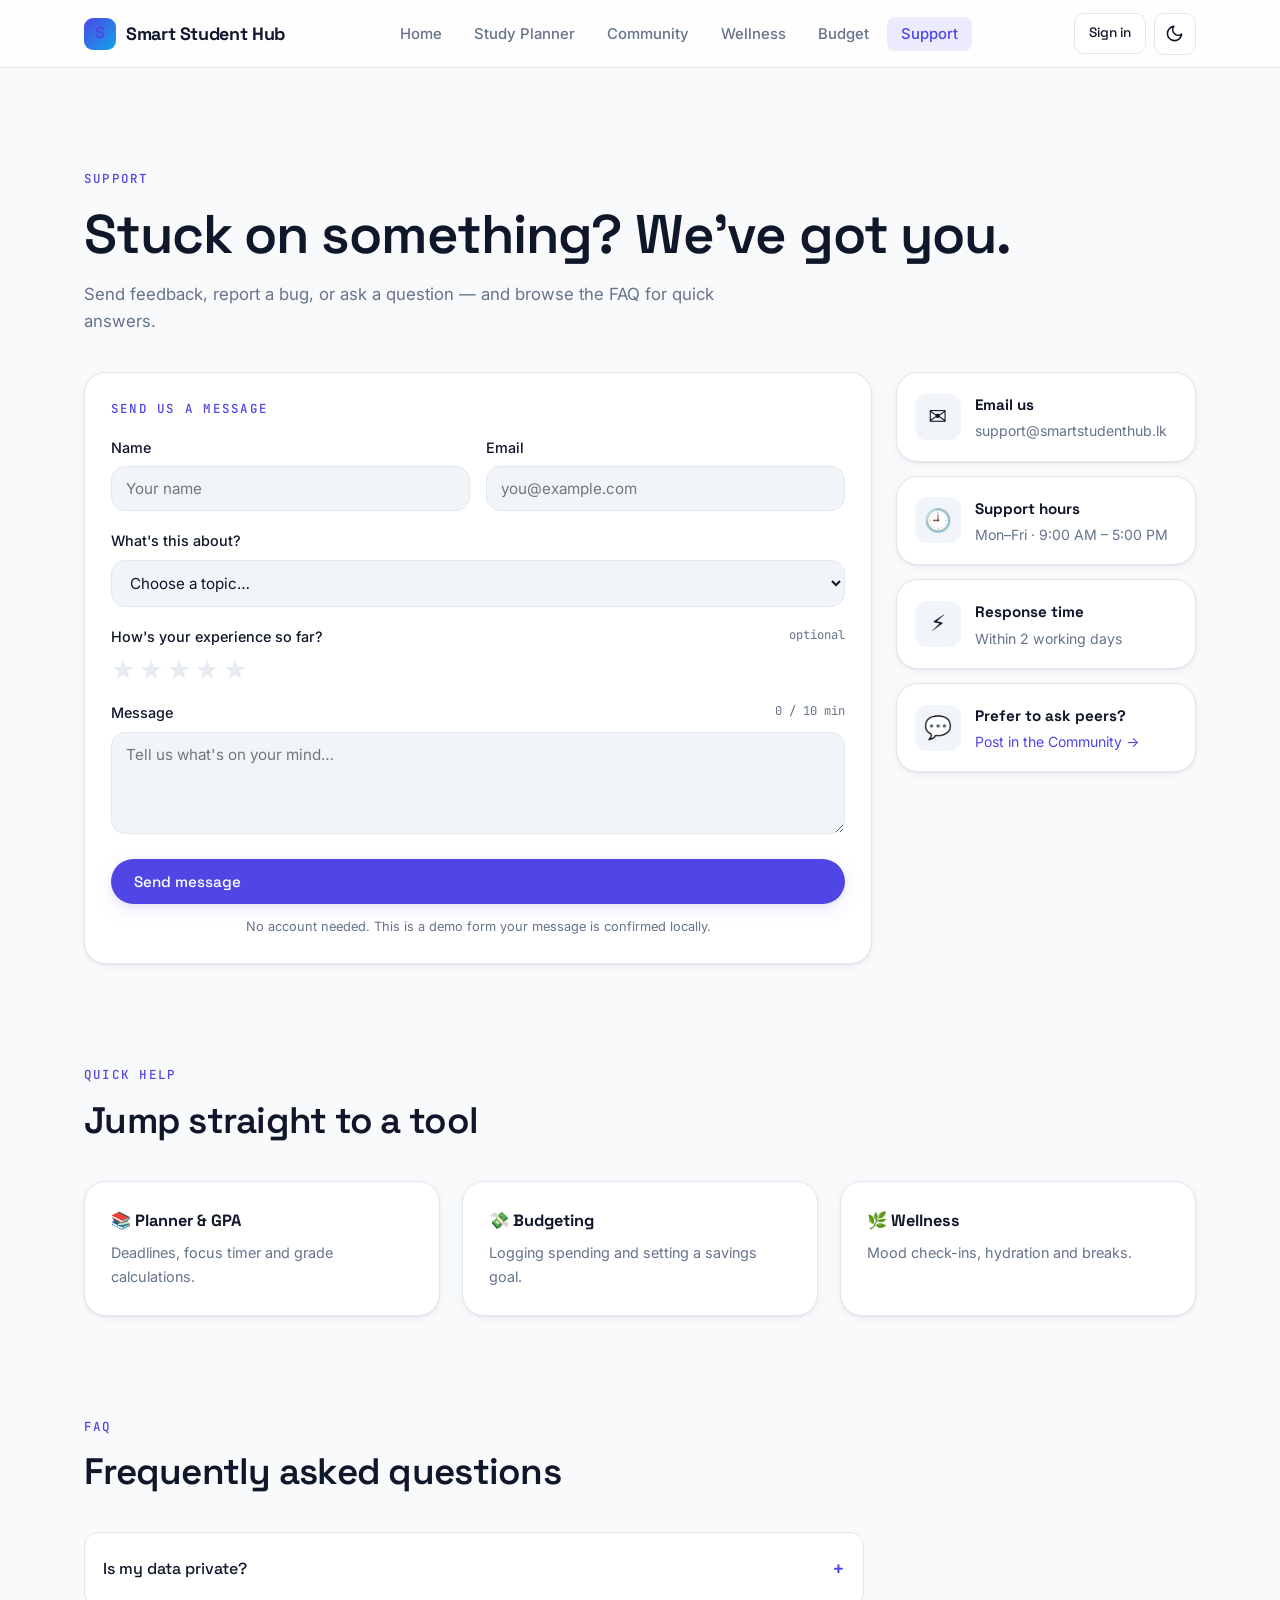
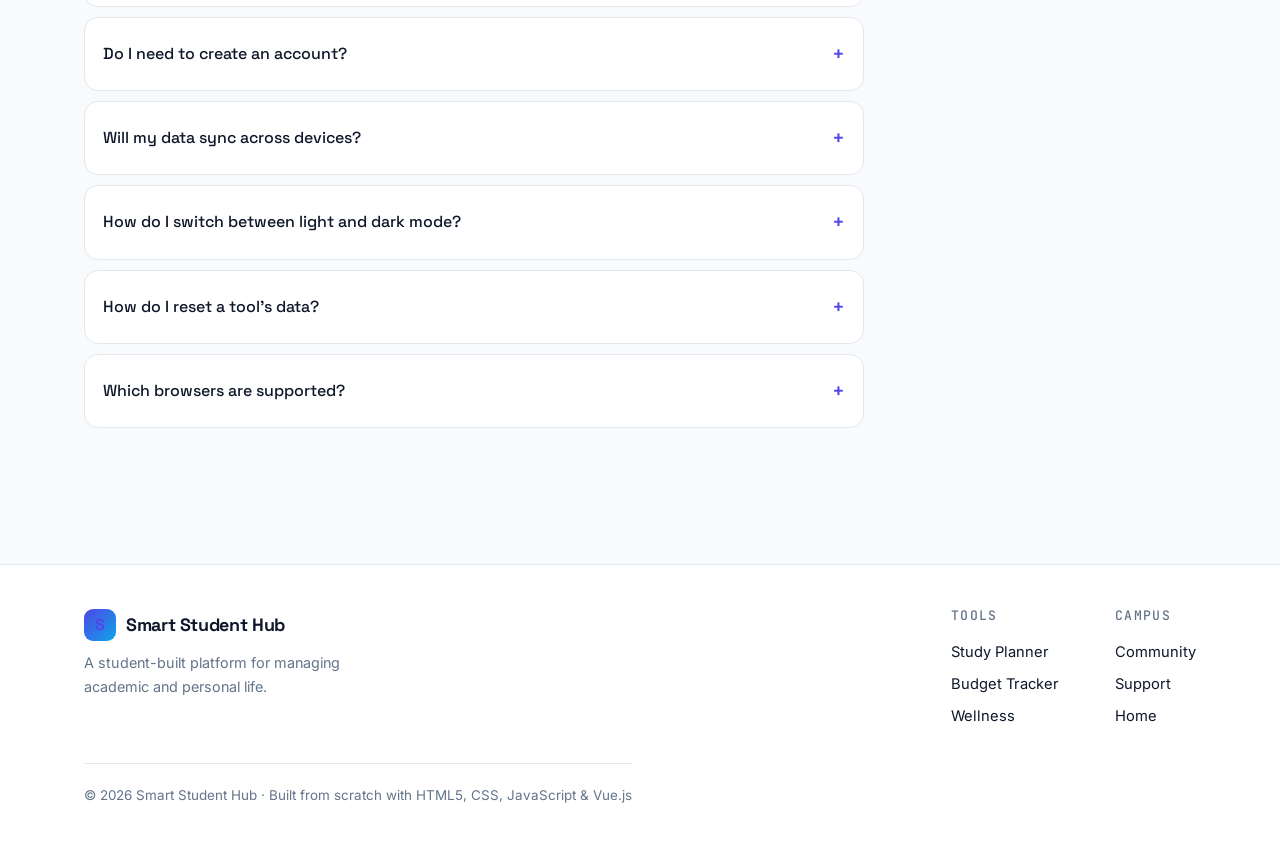
<file: support.html>
<!DOCTYPE html>
<html lang="en" data-theme="light">
<head>
  <meta charset="UTF-8" />
  <meta name="viewport" content="width=device-width, initial-scale=1.0" />
  <title>Support — Smart Student Hub</title>
  <meta name="description" content="Get help, send feedback, and find answers. Contact the Smart Student Hub team." />
  <link rel="preconnect" href="https://fonts.googleapis.com" />
  <link rel="preconnect" href="https://fonts.gstatic.com" crossorigin />
  <link href="https://fonts.googleapis.com/css2?family=Space+Grotesk:wght@400;500;600;700&family=Inter:wght@400;500;600&family=JetBrains+Mono:wght@400;500&display=swap" rel="stylesheet" />
  <link rel="stylesheet" href="css/style.css" />
</head>
<body>
  <div class="page-loader"><div class="loader-ring"></div></div>

  <!-- ============ NAV (shared) ============ -->
  <header class="nav">
    <div class="container">
      <a href="index.html" class="brand"><span class="brand-mark">S</span>Smart Student Hub</a>
      <nav>
        <ul class="nav-links">
          <li><a href="index.html">Home</a></li>
          <li><a href="planner.html">Study Planner</a></li>
          <li><a href="community.html">Community</a></li>
          <li><a href="wellness.html">Wellness</a></li>
          <li><a href="budget.html">Budget</a></li>
          <li><a href="support.html">Support</a></li>
        </ul>
      </nav>
      <div class="nav-actions">
        <button class="theme-toggle" aria-label="Toggle theme"></button>
        <button class="nav-burger" aria-label="Open menu" aria-expanded="false"><span></span></button>
      </div>
    </div>
  </header>

  <!-- ============ HEADER ============ -->
  <section class="section" style="padding-bottom:0">
    <div class="container reveal">
      <span class="eyebrow">Support</span>
      <h1>Stuck on something? We've got you.</h1>
      <p class="lead mt-2">Send feedback, report a bug, or ask a question — and browse the FAQ for quick answers.</p>
    </div>
  </section>

  <!-- ============ FORM + CONTACT ============ -->
  <section class="section" style="padding-top:36px">
    <div class="container support-grid">

      <!-- Feedback form -->
      <div class="card">
        <div class="tool-head"><span class="eyebrow" style="margin:0">Send us a message</span></div>

        <div class="form-success" id="formSuccess" style="display:none">
          <span class="fs-ic">✓</span><span class="fs-text"></span>
        </div>

        <form id="supportForm" novalidate>
          <div class="form-2col">
            <div class="field" style="margin:0">
              <label for="sName">Name</label>
              <input id="sName" type="text" placeholder="Your name" />
              <span class="err"></span>
            </div>
            <div class="field" style="margin:0">
              <label for="sEmail">Email</label>
              <input id="sEmail" type="email" placeholder="you@example.com" />
              <span class="err"></span>
            </div>
          </div>

          <div class="field">
            <label for="sCategory">What's this about?</label>
            <select id="sCategory">
              <option value="">Choose a topic…</option>
              <option>General feedback</option>
              <option>Bug report</option>
              <option>Feature suggestion</option>
              <option>Question about a tool</option>
              <option>Something else</option>
            </select>
            <span class="err"></span>
          </div>

          <div class="field">
            <label>How's your experience so far? <span class="rating-hint" id="ratingLabel">optional</span></label>
            <div class="stars" id="stars"></div>
          </div>

          <div class="field">
            <label for="sMessage">Message <span class="msg-count" id="msgCount">0 / 10 min</span></label>
            <textarea id="sMessage" rows="4" placeholder="Tell us what's on your mind…"></textarea>
            <span class="err"></span>
          </div>

          <button class="btn btn-primary" type="submit" style="width:100%">Send message</button>
          <p class="form-note">No account needed. This is a demo form  your message is confirmed locally.</p>
        </form>
      </div>

      <!-- Contact info -->
      <aside class="support-side">
        <div class="card contact-card">
          <span class="cc-ic">✉️</span>
          <div><b>Email us</b><p>support@smartstudenthub.lk</p></div>
        </div>
        <div class="card contact-card">
          <span class="cc-ic">🕘</span>
          <div><b>Support hours</b><p>Mon–Fri · 9:00 AM – 5:00 PM</p></div>
        </div>
        <div class="card contact-card">
          <span class="cc-ic">⚡</span>
          <div><b>Response time</b><p>Within 2 working days</p></div>
        </div>
        <div class="card contact-card">
          <span class="cc-ic">💬</span>
          <div><b>Prefer to ask peers?</b><p><a href="community.html">Post in the Community →</a></p></div>
        </div>
      </aside>
    </div>
  </section>

  <!-- ============ SUPPORT TOPICS ============ -->
  <section class="section" style="padding-top:0">
    <div class="container">
      <div class="section-head reveal">
        <span class="eyebrow">Quick help</span>
        <h2>Jump straight to a tool</h2>
      </div>
      <div class="grid grid-3 reveal">
        <a class="card topic" href="planner.html"><b>📚 Planner &amp; GPA</b><p>Deadlines, focus timer and grade calculations.</p></a>
        <a class="card topic" href="budget.html"><b>💸 Budgeting</b><p>Logging spending and setting a savings goal.</p></a>
        <a class="card topic" href="wellness.html"><b>🌿 Wellness</b><p>Mood check-ins, hydration and breaks.</p></a>
      </div>
    </div>
  </section>

  <!-- ============ FAQ ============ -->
  <section class="section" style="padding-top:0">
    <div class="container">
      <div class="section-head reveal">
        <span class="eyebrow">FAQ</span>
        <h2>Frequently asked questions</h2>
      </div>
      <div class="faq reveal">
        <details class="faq-item"><summary>Is my data private?</summary><p>Yes. SmartStudent Hub has no backend or server — everything you enter (tasks, moods, budget, forum posts) is stored only in your own browser via <code>localStorage</code>. Nothing leaves your device.</p></details>
        <details class="faq-item"><summary>Do I need to create an account?</summary><p>No. There's no login or sign-up anywhere in the app. Just open a page and start using the tools.</p></details>
        <details class="faq-item"><summary>Will my data sync across devices?</summary><p>No — because there's no server, your data lives on the device and browser you used. Opening the app on another device starts fresh.</p></details>
        <details class="faq-item"><summary>How do I switch between light and dark mode?</summary><p>Use the sun/moon button in the top-right of the navigation bar. Your choice is remembered on your next visit.</p></details>
        <details class="faq-item"><summary>How do I reset a tool's data?</summary><p>Clear your browser's site data for this site, and the tools return to their starting state. Handy before a fresh demo.</p></details>
        <details class="faq-item"><summary>Which browsers are supported?</summary><p>Any modern browser — Chrome, Edge, Firefox or Safari. The layout is fully responsive on desktop and mobile.</p></details>
      </div>
    </div>
  </section>

  <!-- ============ FOOTER (shared) ============ -->
  <footer class="footer">
    <div class="container">
      <div>
        <a href="index.html" class="brand"><span class="brand-mark">S</span>Smart Student Hub</a>
        <p>A student-built platform for managing academic and personal life.</p>
      </div>
      <div class="footer-cols">
        <div><h4>Tools</h4><a href="planner.html">Study Planner</a><a href="budget.html">Budget Tracker</a><a href="wellness.html">Wellness</a></div>
        <div><h4>Campus</h4><a href="community.html">Community</a><a href="support.html">Support</a><a href="index.html">Home</a></div>
      </div>
    </div>
    <div class="container"><div class="footer-base">© 2026 Smart Student Hub · Built from scratch with HTML5, CSS, JavaScript &amp; Vue.js</div></div>
  </footer>

  <!-- ============ Page styles ============ -->
  <style>
    .tool-head { display: flex; justify-content: space-between; align-items: center; margin-bottom: 16px; gap: 10px; flex-wrap: wrap; }
    .support-grid { display: grid; grid-template-columns: 1fr 300px; gap: 24px; align-items: start; }
    @media (max-width: 900px) { .support-grid { grid-template-columns: 1fr; } }
    .form-2col { display: grid; grid-template-columns: 1fr 1fr; gap: 16px; margin-bottom: 18px; }
    @media (max-width: 480px) { .form-2col { grid-template-columns: 1fr; } }
    .form-note { color: var(--muted); font-size: .8rem; margin-top: 12px; text-align: center; }

    /* success banner */
    .form-success { display: flex; align-items: center; gap: 12px; padding: 14px 16px; border-radius: var(--radius); background: color-mix(in srgb, var(--positive) 14%, transparent); border: 1px solid color-mix(in srgb, var(--positive) 40%, transparent); margin-bottom: 18px; }
    .fs-ic { width: 28px; height: 28px; border-radius: 50%; background: var(--positive); color: #fff; display: grid; place-items: center; font-weight: 700; flex-shrink: 0; }
    .fs-text { font-size: .9rem; font-weight: 500; }

    /* rating + counter hints */
    .rating-hint, .msg-count { float: right; font-family: var(--font-mono); font-size: .76rem; color: var(--muted); font-weight: 400; }
    .msg-count.ok { color: var(--positive); }
    .stars { display: flex; gap: 4px; }
    .star { background: none; border: none; font-size: 1.7rem; line-height: 1; color: var(--ring-track); cursor: pointer; transition: color .15s, transform .15s; padding: 0; }
    .star:hover { transform: scale(1.15); }
    .star.on { color: var(--accent); }

    /* contact cards */
    .support-side { display: flex; flex-direction: column; gap: 14px; }
    .contact-card { display: flex; align-items: center; gap: 14px; padding: 18px; }
    .cc-ic { font-size: 1.4rem; width: 46px; height: 46px; border-radius: 12px; background: var(--surface-2); display: grid; place-items: center; flex-shrink: 0; }
    .contact-card b { font-family: var(--font-display); font-size: .95rem; }
    .contact-card p { color: var(--muted); font-size: .88rem; margin-top: 2px; word-break: break-word; }

    /* support topics */
    .topic { color: var(--ink); }
    .topic b { font-family: var(--font-display); font-size: 1.02rem; display: block; margin-bottom: 6px; }
    .topic p { color: var(--muted); font-size: .9rem; }

    /* FAQ */
    .faq { display: flex; flex-direction: column; gap: 10px; max-width: 780px; }
    .faq-item { background: var(--surface); border: 1px solid var(--border); border-radius: var(--radius); padding: 4px 18px; }
    .faq-item summary { cursor: pointer; padding: 15px 0; font-family: var(--font-display); font-weight: 500; list-style: none; display: flex; justify-content: space-between; align-items: center; gap: 12px; }
    .faq-item summary::-webkit-details-marker { display: none; }
    .faq-item summary::after { content: "+"; color: var(--primary); font-size: 1.3rem; transition: transform .2s; flex-shrink: 0; }
    .faq-item[open] summary::after { transform: rotate(45deg); }
    .faq-item p { color: var(--muted); padding: 0 0 16px; line-height: 1.6; }
    .faq-item code { background: var(--surface-2); padding: 1px 6px; border-radius: 5px; font-family: var(--font-mono); font-size: .85em; }
  </style>

  <script src="js/main.js"></script>
  <script src="js/support.js"></script>
</body>
</html>
</file>
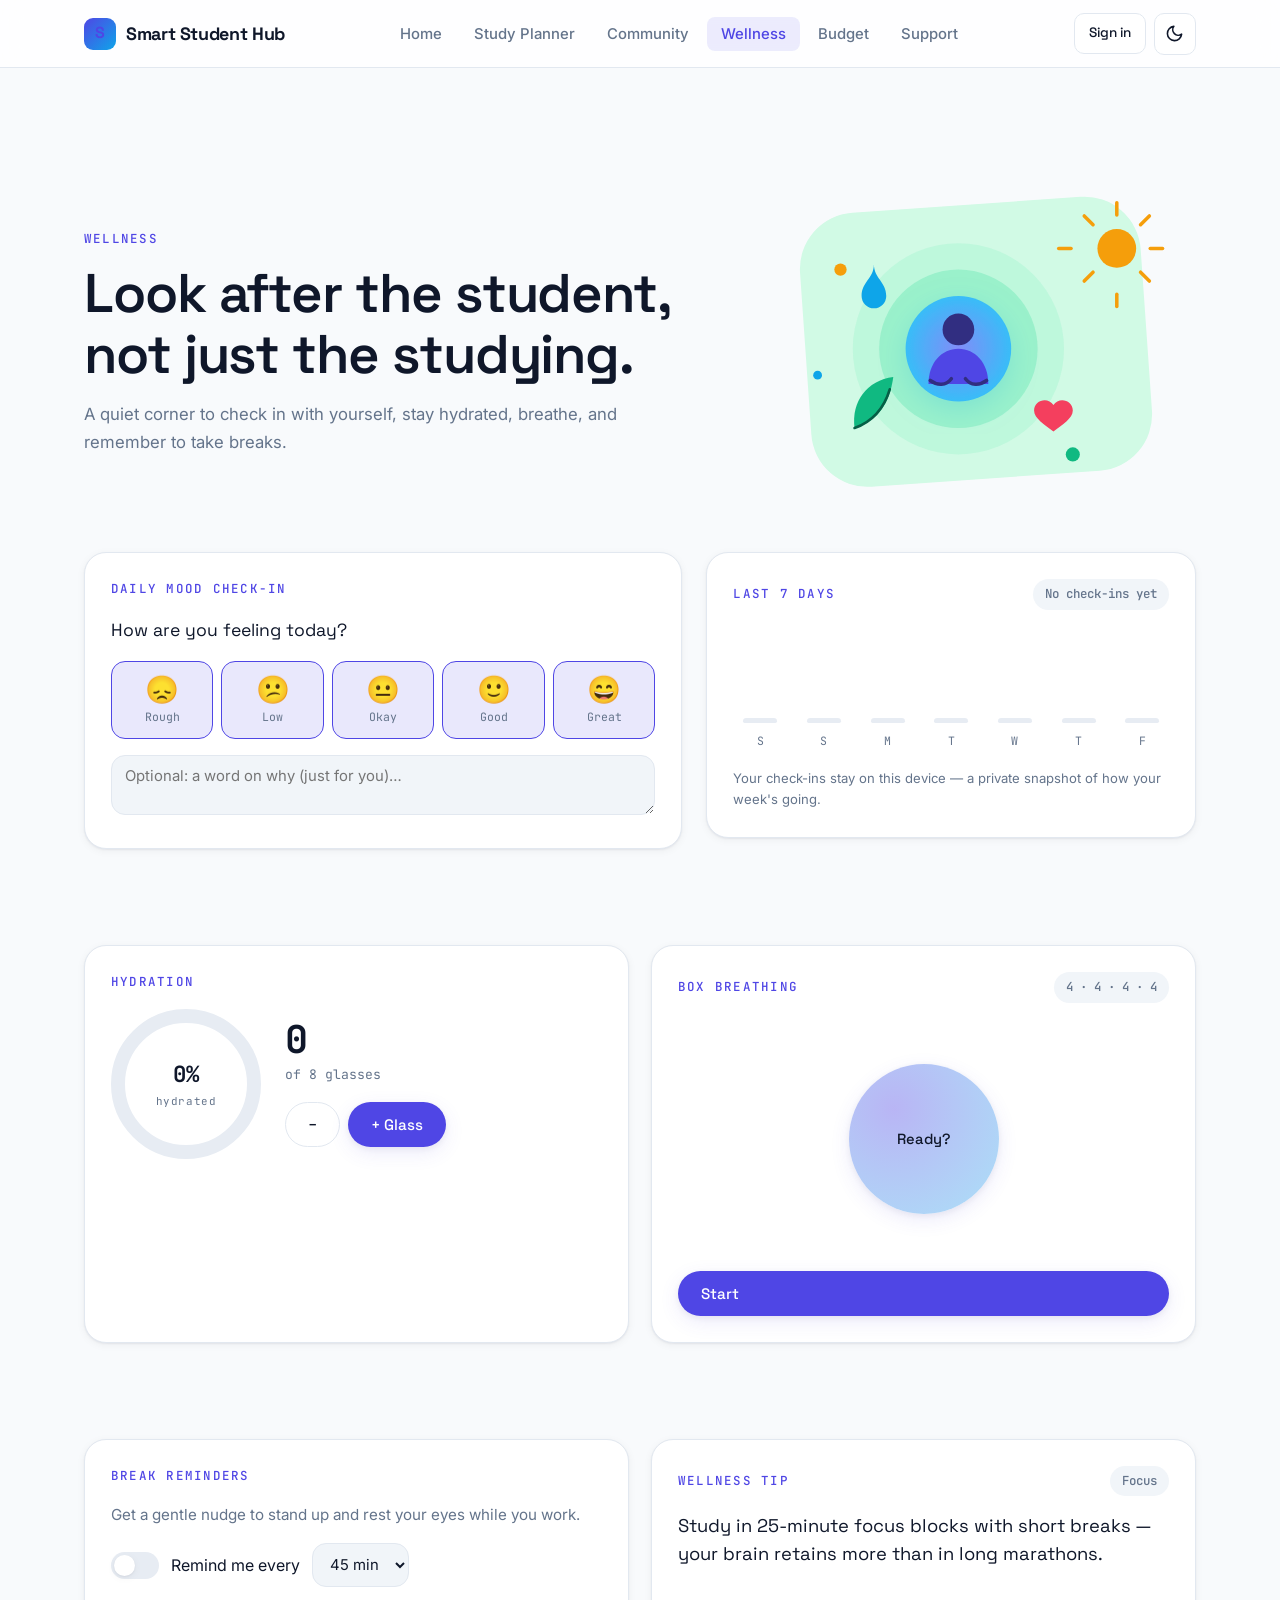
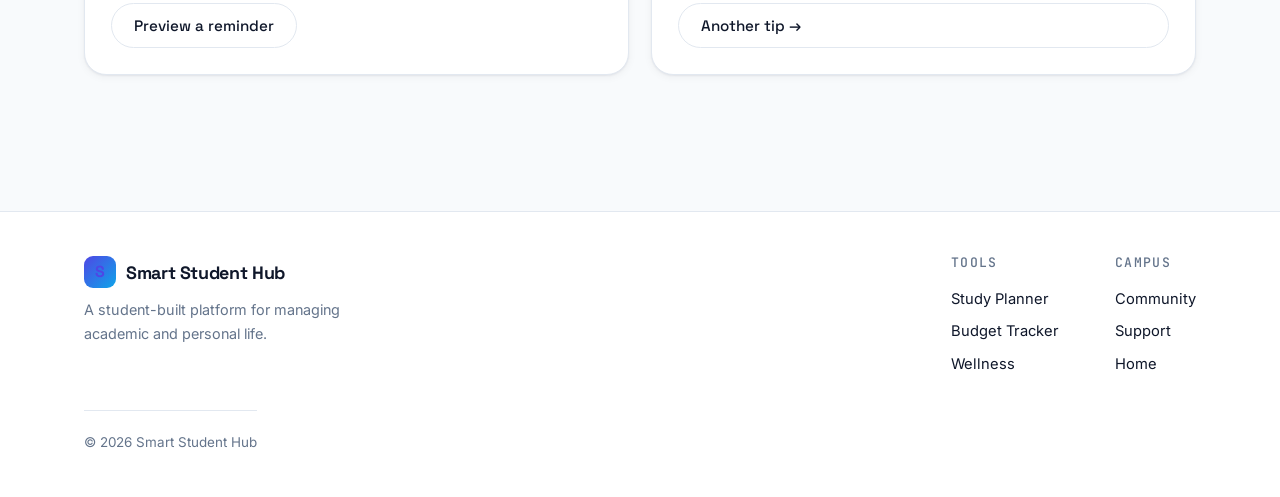
<file: wellness.html>
<!DOCTYPE html>
<html lang="en" data-theme="light">
<head>
  <meta charset="UTF-8" />
  <meta name="viewport" content="width=device-width, initial-scale=1.0" />
  <title>Wellness — Smart Student Hub</title>
  <meta name="description" content="Check in on your mood, stay hydrated, breathe, and take breaks — a calm corner for student wellbeing." />
  <link rel="preconnect" href="https://fonts.googleapis.com" />
  <link rel="preconnect" href="https://fonts.gstatic.com" crossorigin />
  <link href="https://fonts.googleapis.com/css2?family=Space+Grotesk:wght@400;500;600;700&family=Inter:wght@400;500;600&family=JetBrains+Mono:wght@400;500&display=swap" rel="stylesheet" />
  <link rel="stylesheet" href="css/style.css" />
</head>
<body>
  <div class="page-loader"><div class="loader-ring"></div></div>

  <!-- ============ NAV (shared) ============ -->
  <header class="nav">
    <div class="container">
      <a href="index.html" class="brand"><span class="brand-mark">S</span>Smart Student Hub</a>
      <nav>
        <ul class="nav-links">
          <li><a href="index.html">Home</a></li>
          <li><a href="planner.html">Study Planner</a></li>
          <li><a href="community.html">Community</a></li>
          <li><a href="wellness.html">Wellness</a></li>
          <li><a href="budget.html">Budget</a></li>
          <li><a href="support.html">Support</a></li>
        </ul>
      </nav>
      <div class="nav-actions">
        <button class="theme-toggle" aria-label="Toggle theme"></button>
        <button class="nav-burger" aria-label="Open menu" aria-expanded="false"><span></span></button>
      </div>
    </div>
  </header>

  <!-- ============ HEADER ============ -->
  <section class="section" style="padding-bottom:0">
    <div class="container page-hero reveal">
      <div class="page-hero-text">
        <span class="eyebrow">Wellness</span>
        <h1>Look after the student, not just the studying.</h1>
        <p class="lead mt-2">A quiet corner to check in with yourself, stay hydrated, breathe, and remember to take breaks.</p>
      </div>
      <div class="page-hero-img"><img src="assets/images/illustration-wellness.svg" alt="Illustration of a student meditating calmly with plants, a water drop and a heart" /></div>
    </div>
  </section>

  <!-- ============ MOOD CHECK-IN ============ -->
  <section class="section" style="padding-top:36px;padding-bottom:0">
    <div class="container">
      <div class="mood-layout">
        <div class="card reveal">
          <div class="tool-head"><span class="eyebrow" style="margin:0">Daily mood check-in</span></div>
          <p class="mood-status" id="moodStatus">How are you feeling today?</p>
          <div class="mood-btns" id="moodBtns"></div>
          <textarea class="c-input mt-2" id="moodNote" rows="2" placeholder="Optional: a word on why (just for you)…"></textarea>
          <div class="care-note" id="moodCare" style="display:none">
            Tough day? Be gentle with yourself — a short walk, water, or a chat with a friend can help.
            If low days are piling up, your campus counselling service is there for you. 💙
          </div>
        </div>

        <div class="card reveal">
          <div class="tool-head">
            <span class="eyebrow" style="margin:0">Last 7 days</span>
            <span class="chip" id="moodAvg">No check-ins yet</span>
          </div>
          <div class="mood-chart" id="moodChart"></div>
          <p class="mood-legend">Your check-ins stay on this device — a private snapshot of how your week's going.</p>
        </div>
      </div>
    </div>
  </section>

  <!-- ============ HYDRATION + BREATHING ============ -->
  <section class="section">
    <div class="container grid grid-2">

      <!-- Hydration -->
      <div class="card water-card reveal">
        <div class="tool-head"><span class="eyebrow" style="margin:0">Hydration</span></div>
        <div class="water-body">
          <div class="focus-ring" id="ringWater" style="--size:150px" data-pct="0" data-label="hydrated"></div>
          <div class="water-info">
            <div class="water-num"><b id="waterCount">0</b><small id="waterGoal">of 8 glasses</small></div>
            <div class="water-ctrls">
              <button class="btn btn-ghost" id="waterSub" aria-label="Remove a glass">−</button>
              <button class="btn btn-primary" id="waterAdd">+ Glass</button>
            </div>
          </div>
        </div>
      </div>

      <!-- Breathing -->
      <div class="card breath-card reveal">
        <div class="tool-head"><span class="eyebrow" style="margin:0">Box breathing</span><span class="chip">4 · 4 · 4 · 4</span></div>
        <div class="breath-stage">
          <div class="breath-circle">
            <div class="breath-inner">
              <span id="breathLabel">Ready?</span>
              <b id="breathCount"></b>
            </div>
          </div>
        </div>
        <button class="btn btn-primary" id="breathBtn" style="width:100%">Start</button>
      </div>

    </div>
  </section>

  <!-- ============ BREAK REMINDER + TIP ============ -->
  <section class="section" style="padding-top:0">
    <div class="container grid grid-2">

      <!-- Break reminder -->
      <div class="card reveal">
        <div class="tool-head"><span class="eyebrow" style="margin:0">Break reminders</span></div>
        <p class="lead" style="font-size:.95rem">Get a gentle nudge to stand up and rest your eyes while you work.</p>
        <div class="break-row">
          <label class="switch"><input type="checkbox" id="breakToggle"><span class="slider"></span></label>
          <span>Remind me every</span>
          <select class="c-input" id="breakInterval" style="width:auto">
            <option value="30">30 min</option>
            <option value="45" selected>45 min</option>
            <option value="60">60 min</option>
          </select>
        </div>
        <button class="btn btn-ghost mt-2" id="breakPreview">Preview a reminder</button>
      </div>

      <!-- Wellness tip -->
      <div class="card tip-card reveal">
        <div class="tool-head"><span class="eyebrow" style="margin:0">Wellness tip</span><span class="chip" id="tipTag">Focus</span></div>
        <p class="tip-text" id="tipText"></p>
        <button class="btn btn-ghost" id="tipNext">Another tip →</button>
      </div>

    </div>
  </section>

  <!-- ============ FOOTER (shared) ============ -->
  <footer class="footer">
    <div class="container">
      <div>
        <a href="index.html" class="brand"><span class="brand-mark">S</span>Smart Student Hub</a>
        <p>A student-built platform for managing academic and personal life.</p>
      </div>
      <div class="footer-cols">
        <div><h4>Tools</h4><a href="planner.html">Study Planner</a><a href="budget.html">Budget Tracker</a><a href="wellness.html">Wellness</a></div>
        <div><h4>Campus</h4><a href="community.html">Community</a><a href="support.html">Support</a><a href="index.html">Home</a></div>
      </div>
    </div>
    <div class="container"><div class="footer-base">© 2026 Smart Student Hub </div></div>
  </footer>

  <!-- ============ Page styles ============ -->
  <style>
    .c-input { width: 100%; font-family: inherit; font-size: .93rem; color: var(--ink); background: var(--surface-2); border: 1.5px solid var(--border); border-radius: var(--radius); padding: 11px 13px; transition: border-color .2s; }
    .c-input:focus { outline: none; border-color: var(--primary); }
    .tool-head { display: flex; justify-content: space-between; align-items: center; margin-bottom: 16px; gap: 10px; flex-wrap: wrap; }

    /* Mood */
    .mood-layout { display: grid; grid-template-columns: 1.1fr .9fr; gap: 24px; align-items: start; }
    @media (max-width: 880px) { .mood-layout { grid-template-columns: 1fr; } }
    .mood-status { font-family: var(--font-display); font-size: 1.1rem; margin-bottom: 16px; }
    .mood-btns { display: flex; gap: 8px; }
    .mood-btn { flex: 1; display: flex; flex-direction: column; align-items: center; gap: 6px; padding: 14px 6px; border: 1.5px solid var(--border); border-radius: var(--radius); background: var(--surface-2); cursor: pointer; transition: .2s; }
    .mood-btn:hover { transform: translateY(-3px); border-color: var(--primary); }
    .mood-btn.active { border-color: var(--primary); background: color-mix(in srgb, var(--primary) 12%, transparent); }
    .mood-emoji { font-size: 1.7rem; line-height: 1; }
    .mood-lbl { font-size: .72rem; color: var(--muted); font-family: var(--font-mono); }
    .care-note { margin-top: 14px; padding: 14px 16px; border-radius: var(--radius); background: color-mix(in srgb, var(--primary) 8%, transparent); border: 1px solid var(--border); font-size: .88rem; line-height: 1.55; color: var(--ink); }

    .mood-chart { display: flex; align-items: flex-end; gap: 10px; height: 130px; padding: 6px 0; }
    .mc-col { flex: 1; display: flex; flex-direction: column; align-items: center; gap: 8px; height: 100%; justify-content: flex-end; }
    .mc-bar { width: 100%; max-width: 34px; border-radius: 8px 8px 4px 4px; transition: height .5s var(--ease); }
    .mc-bar.high { background: linear-gradient(var(--positive), color-mix(in srgb, var(--positive) 70%, var(--primary))); }
    .mc-bar.mid { background: var(--accent); }
    .mc-bar.low { background: color-mix(in srgb, var(--danger) 70%, var(--accent)); }
    .mc-bar.empty { background: var(--ring-track); }
    .mc-col span { font-family: var(--font-mono); font-size: .72rem; color: var(--muted); }
    .mood-legend { color: var(--muted); font-size: .82rem; margin-top: 12px; }

    /* Hydration */
    .water-body { display: flex; align-items: center; gap: 24px; flex-wrap: wrap; }
    .water-info { flex: 1; min-width: 140px; }
    .water-num b { font-family: var(--font-mono); font-size: 2.4rem; color: var(--ink); line-height: 1; }
    .water-num small { display: block; color: var(--muted); font-family: var(--font-mono); font-size: .82rem; margin-top: 4px; }
    .water-ctrls { display: flex; gap: 8px; margin-top: 16px; }

    /* Breathing */
    .breath-card { text-align: center; }
    .breath-stage { height: 240px; display: grid; place-items: center; margin-bottom: 12px; }
    .breath-circle { width: 150px; height: 150px; border-radius: 50%; display: grid; place-items: center; transform: scale(1); transition: transform .6s var(--ease); background: radial-gradient(circle at 30% 30%, color-mix(in srgb, var(--primary) 40%, var(--surface)), color-mix(in srgb, var(--secondary) 35%, var(--surface))); box-shadow: var(--shadow-md); }
    .breath-circle.active { box-shadow: 0 0 0 8px color-mix(in srgb, var(--primary) 12%, transparent), var(--shadow-lg); }
    .breath-inner { font-family: var(--font-display); }
    .breath-inner span { display: block; font-size: .92rem; font-weight: 500; color: var(--ink); }
    .breath-inner b { font-family: var(--font-mono); font-size: 1.6rem; color: var(--ink); }

    /* Break reminder + switch */
    .break-row { display: flex; align-items: center; gap: 12px; margin-top: 16px; flex-wrap: wrap; }
    .switch { position: relative; display: inline-block; width: 48px; height: 27px; flex-shrink: 0; }
    .switch input { opacity: 0; width: 0; height: 0; }
    .slider { position: absolute; inset: 0; background: var(--ring-track); border-radius: 999px; cursor: pointer; transition: .3s; }
    .slider::before { content: ""; position: absolute; width: 21px; height: 21px; left: 3px; top: 3px; background: #fff; border-radius: 50%; transition: .3s; box-shadow: var(--shadow-sm); }
    .switch input:checked + .slider { background: var(--primary); }
    .switch input:checked + .slider::before { transform: translateX(21px); }

    /* Tip */
    .tip-card { display: flex; flex-direction: column; }
    .tip-text { font-family: var(--font-display); font-size: 1.15rem; line-height: 1.5; flex: 1; margin-bottom: 18px; }

    /* Toast (created by JS) */
    .toast-wrap { position: fixed; right: 20px; bottom: 20px; z-index: 200; display: flex; flex-direction: column; gap: 10px; max-width: 320px; }
    .toast { background: var(--ink); color: var(--bg); padding: 13px 16px; border-radius: var(--radius); font-size: .88rem; box-shadow: var(--shadow-lg); opacity: 0; transform: translateY(12px); transition: opacity .4s var(--ease), transform .4s var(--ease); }
    .toast.in { opacity: 1; transform: none; }
  </style>

  <script src="js/main.js"></script>
  <script src="js/wellness.js"></script>
</body>
</html>
</file>
<file: css/style.css>
/* ============================================================
   SmartStudent Hub — Shared Design System
   EEI3346 Web Application Development Mini Project
   Author: (student details)
   This file is shared across every page for a consistent theme.
   ============================================================ */

/* ---------- 1. Design Tokens ---------- */
:root {
  /* Light theme (default) — "Smart Indigo" palette */
  --bg:        #F8FAFC;   /* light gray  */
  --surface:   #FFFFFF;   /* cards       */
  --surface-2: #F1F5F9;   /* inset fill  */
  --ink:       #0F172A;   /* slate text  */
  --muted:     #64748B;   /* gray text   */
  --primary:   #4F46E5;   /* indigo      */
  --primary-ink: #4338CA; /* indigo-700  */
  --secondary: #0EA5E9;   /* sky blue    */
  --accent:    #F59E0B;   /* amber       */
  --positive:  #10B981;   /* emerald     */
  --danger:    #EF4444;   /* red         */
  --border:    #E2E8F0;   /* slate-200   */
  --ring-track:#E7ECF3;

  /* Effects (indigo-tinted shadows) */
  --shadow-sm: 0 1px 2px rgba(15, 23, 42, .06), 0 2px 8px rgba(15, 23, 42, .05);
  --shadow-md: 0 6px 20px rgba(79, 70, 229, .10), 0 2px 6px rgba(15, 23, 42, .06);
  --shadow-lg: 0 18px 50px rgba(79, 70, 229, .16);

  /* Type */
  --font-display: "Space Grotesk", "Segoe UI", system-ui, sans-serif;
  --font-body:    "Inter", system-ui, -apple-system, sans-serif;
  --font-mono:    "JetBrains Mono", "SFMono-Regular", Consolas, monospace;

  /* Rhythm */
  --radius:   14px;
  --radius-lg:22px;
  --maxw:     1160px;
  --nav-h:    68px;
  --ease:     cubic-bezier(.22, .61, .36, 1);
}

[data-theme="dark"] {
  --bg:        #0B1120;   /* deep slate  */
  --surface:   #151E30;
  --surface-2: #1E293B;   /* slate-800   */
  --ink:       #E2E8F0;   /* slate-200   */
  --muted:     #94A3B8;   /* slate-400   */
  --primary:   #818CF8;   /* indigo-400  */
  --primary-ink: #A5B4FC; /* indigo-300  */
  --secondary: #38BDF8;   /* sky-400     */
  --accent:    #FBBF24;   /* amber-400   */
  --positive:  #34D399;   /* emerald-400 */
  --danger:    #F87171;   /* red-400     */
  --border:    #283548;
  --ring-track:#24314A;

  --shadow-sm: 0 1px 2px rgba(0, 0, 0, .3);
  --shadow-md: 0 6px 20px rgba(0, 0, 0, .35);
  --shadow-lg: 0 18px 50px rgba(0, 0, 0, .5);
}

/* ---------- 2. Reset & Base ---------- */
*, *::before, *::after { box-sizing: border-box; margin: 0; padding: 0; }

html { scroll-behavior: smooth; }

body {
  font-family: var(--font-body);
  background: var(--bg);
  color: var(--ink);
  line-height: 1.65;
  -webkit-font-smoothing: antialiased;
  transition: background .4s var(--ease), color .4s var(--ease);
}

h1, h2, h3, h4 { font-family: var(--font-display); line-height: 1.12; font-weight: 600; letter-spacing: -.02em; }
h1 { font-size: clamp(2.1rem, 5vw, 3.4rem); }
h2 { font-size: clamp(1.6rem, 3.4vw, 2.3rem); }
h3 { font-size: 1.22rem; }

a { color: var(--primary); text-decoration: none; }
img { max-width: 100%; display: block; }
:focus-visible { outline: 3px solid var(--accent); outline-offset: 2px; border-radius: 6px; }

.container { width: 100%; max-width: var(--maxw); margin-inline: auto; padding-inline: 24px; }

.section { padding-block: clamp(56px, 8vw, 96px); }
.section-head { max-width: 640px; margin-bottom: 40px; }
.eyebrow {
  font-family: var(--font-mono); font-size: .78rem; letter-spacing: .18em;
  text-transform: uppercase; color: var(--primary); font-weight: 500; display: inline-block;
  margin-bottom: 14px;
}
.lead { color: var(--muted); font-size: 1.05rem; max-width: 60ch; }

/* ---------- 3. Buttons ---------- */
.btn {
  display: inline-flex; align-items: center; gap: 8px;
  font-family: var(--font-display); font-weight: 500; font-size: .95rem;
  padding: 12px 22px; border-radius: 999px; border: 1.5px solid transparent;
  cursor: pointer; transition: transform .18s var(--ease), box-shadow .25s var(--ease), background .2s;
  background: var(--surface-2); color: var(--ink);
}
.btn:hover { transform: translateY(-2px); }
.btn-primary { background: var(--primary); color: #fff; box-shadow: var(--shadow-md); }
.btn-primary:hover { box-shadow: var(--shadow-lg); }
.btn-ghost { background: transparent; border-color: var(--border); color: var(--ink); }
.btn-ghost:hover { border-color: var(--primary); color: var(--primary); }

/* ---------- 4. Navbar ---------- */
.nav {
  position: sticky; top: 0; z-index: 100; height: var(--nav-h);
  display: flex; align-items: center;
  background: color-mix(in srgb, var(--surface) 80%, transparent);
  backdrop-filter: blur(14px);
  border-bottom: 1px solid var(--border);
}
.nav .container { display: flex; align-items: center; justify-content: space-between; }
.brand { display: flex; align-items: center; gap: 10px; font-family: var(--font-display); font-weight: 700; font-size: 1.12rem; color: var(--ink); letter-spacing: -.02em; }
.brand-mark {
  width: 32px; height: 32px; border-radius: 9px; display: grid; place-items: center;
  background: linear-gradient(135deg, var(--primary), var(--secondary)); color: #fff;
  font-family: var(--font-display); font-weight: 700; font-size: 1rem;
}
.brand span { color: var(--primary); }

.nav-links { display: flex; align-items: center; gap: 4px; list-style: none; }
.nav-links a {
  color: var(--muted); font-weight: 500; font-size: .93rem; padding: 8px 14px; border-radius: 8px;
  transition: color .2s, background .2s;
}
.nav-links a:hover { color: var(--ink); background: var(--surface-2); }
.nav-links a.active { color: var(--primary); background: color-mix(in srgb, var(--primary) 10%, transparent); }

.nav-actions { display: flex; align-items: center; gap: 8px; }
.theme-toggle, .nav-burger {
  width: 42px; height: 42px; border-radius: 10px; border: 1px solid var(--border);
  background: var(--surface); color: var(--ink); cursor: pointer; display: grid; place-items: center;
  transition: border-color .2s, transform .2s;
}
.theme-toggle:hover, .nav-burger:hover { border-color: var(--primary); transform: translateY(-1px); }
.theme-toggle svg { width: 19px; height: 19px; }
.nav-burger { display: none; }
.nav-burger span { display: block; width: 18px; height: 2px; background: currentColor; position: relative; transition: .25s; }
.nav-burger span::before, .nav-burger span::after { content: ""; position: absolute; left: 0; width: 18px; height: 2px; background: currentColor; transition: .25s; }
.nav-burger span::before { top: -6px; } .nav-burger span::after { top: 6px; }
.nav-burger.open span { background: transparent; }
.nav-burger.open span::before { top: 0; transform: rotate(45deg); }
.nav-burger.open span::after { top: 0; transform: rotate(-45deg); }

@media (max-width: 860px) {
  .nav-burger { display: grid; }
  .nav-links {
    position: fixed; inset: var(--nav-h) 0 auto 0; flex-direction: column; align-items: stretch;
    background: var(--surface); border-bottom: 1px solid var(--border); padding: 14px; gap: 4px;
    transform: translateY(-120%); transition: transform .3s var(--ease); box-shadow: var(--shadow-md);
  }
  .nav-links.open { transform: translateY(0); }
  .nav-links a { padding: 12px 16px; }
}

/* ---------- 5. Cards ---------- */
.card {
  background: var(--surface); border: 1px solid var(--border); border-radius: var(--radius-lg);
  padding: 26px; box-shadow: var(--shadow-sm); transition: transform .25s var(--ease), box-shadow .25s var(--ease), border-color .25s;
}
.card:hover { transform: translateY(-4px); box-shadow: var(--shadow-md); border-color: color-mix(in srgb, var(--primary) 30%, var(--border)); }
.grid { display: grid; gap: 22px; }
.grid-3 { grid-template-columns: repeat(3, 1fr); }
.grid-2 { grid-template-columns: repeat(2, 1fr); }
@media (max-width: 820px) { .grid-3 { grid-template-columns: 1fr 1fr; } }
@media (max-width: 560px) { .grid-3, .grid-2 { grid-template-columns: 1fr; } }

.chip {
  display: inline-flex; align-items: center; gap: 6px; font-size: .78rem; font-weight: 500;
  padding: 5px 12px; border-radius: 999px; background: var(--surface-2); color: var(--muted);
  font-family: var(--font-mono);
}

/* ---------- 6. Focus Ring (signature motif) ---------- */
.focus-ring { --size: 120px; --pct: 0; width: var(--size); height: var(--size); position: relative; display: inline-grid; place-items: center; }
.focus-ring svg { transform: rotate(-90deg); width: 100%; height: 100%; }
.focus-ring .track { fill: none; stroke: var(--ring-track); }
.focus-ring .fill  { fill: none; stroke: url(#ringGrad); stroke-linecap: round; transition: stroke-dashoffset .7s var(--ease); }
.focus-ring .ring-label { position: absolute; text-align: center; font-family: var(--font-mono); }
.focus-ring .ring-label b { font-size: 1.4rem; color: var(--ink); }
.focus-ring .ring-label small { display: block; font-size: .68rem; color: var(--muted); letter-spacing: .05em; }

/* ---------- 7. Footer ---------- */
.footer { border-top: 1px solid var(--border); background: var(--surface); padding-block: 44px; margin-top: 40px; }
.footer .container { display: flex; flex-wrap: wrap; gap: 28px; justify-content: space-between; align-items: flex-start; }
.footer .brand { margin-bottom: 10px; }
.footer p { color: var(--muted); font-size: .9rem; max-width: 34ch; }
.footer-cols { display: flex; gap: 56px; flex-wrap: wrap; }
.footer-cols h4 { font-size: .82rem; text-transform: uppercase; letter-spacing: .1em; color: var(--muted); margin-bottom: 12px; font-family: var(--font-mono); font-weight: 500; }
.footer-cols a { display: block; color: var(--ink); font-size: .92rem; padding: 4px 0; }
.footer-cols a:hover { color: var(--primary); }
.footer-base { border-top: 1px solid var(--border); margin-top: 30px; padding-top: 20px; text-align: center; color: var(--muted); font-size: .84rem; }

/* ---------- 8. Loader & Motion ---------- */
.page-loader {
  position: fixed; inset: 0; z-index: 999; display: grid; place-items: center;
  background: var(--bg); transition: opacity .5s var(--ease), visibility .5s;
}
.page-loader.hide { opacity: 0; visibility: hidden; }
.loader-ring { width: 46px; height: 46px; border: 3px solid var(--ring-track); border-top-color: var(--primary); border-radius: 50%; animation: spin .8s linear infinite; }
@keyframes spin { to { transform: rotate(360deg); } }

.reveal { opacity: 0; transform: translateY(24px); transition: opacity .6s var(--ease), transform .6s var(--ease); }
.reveal.in { opacity: 1; transform: none; }

@media (prefers-reduced-motion: reduce) {
  *, *::before, *::after { animation-duration: .001ms !important; transition-duration: .001ms !important; scroll-behavior: auto; }
  .reveal { opacity: 1; transform: none; }
}

/* ---------- 9. Forms (shared, used by validation demo) ---------- */
.field { margin-bottom: 18px; }
.field label { display: block; font-weight: 500; font-size: .9rem; margin-bottom: 7px; }
.field input, .field textarea, .field select {
  width: 100%; font-family: inherit; font-size: .95rem; color: var(--ink);
  background: var(--surface-2); border: 1.5px solid var(--border); border-radius: var(--radius);
  padding: 12px 14px; transition: border-color .2s, box-shadow .2s;
}
.field input:focus, .field textarea:focus, .field select:focus {
  outline: none; border-color: var(--primary); box-shadow: 0 0 0 3px color-mix(in srgb, var(--primary) 18%, transparent);
}
.field.invalid input, .field.invalid textarea { border-color: var(--danger); }
.field .err { color: var(--danger); font-size: .8rem; margin-top: 6px; display: none; }
.field.invalid .err { display: block; }

/* ---------- 10. Small utilities ---------- */
.text-center { text-align: center; }
.mt-1 { margin-top: 8px; } .mt-2 { margin-top: 16px; } .mt-3 { margin-top: 24px; }
.badge-dot { width: 8px; height: 8px; border-radius: 50%; background: var(--positive); display: inline-block; }

/* ---------- 11. Empty states (shared) ---------- */
.empty-state { text-align: center; padding: 38px 20px; }
.empty-state .es-ic { font-size: 1.7rem; width: 56px; height: 56px; margin: 0 auto 14px; border-radius: 16px; background: var(--surface-2); border: 1px solid var(--border); display: grid; place-items: center; }
.empty-state b { display: block; font-family: var(--font-display); font-size: 1rem; color: var(--ink); margin-bottom: 5px; }
.empty-state span { color: var(--muted); font-size: .9rem; max-width: 34ch; margin: 0 auto; display: block; line-height: 1.5; }

/* ---------- 12. Nav auth control ---------- */
.auth-ctl { display: flex; align-items: center; gap: 10px; }
.auth-hi { font-size: .85rem; color: var(--muted); font-family: var(--font-display); font-weight: 500; white-space: nowrap; }
.auth-btn { display: inline-flex; align-items: center; padding: 8px 14px; border-radius: 10px; border: 1px solid var(--border); background: var(--surface); color: var(--ink); font-family: var(--font-display); font-weight: 500; font-size: .85rem; cursor: pointer; text-decoration: none; transition: border-color .2s, color .2s; }
.auth-btn:hover { border-color: var(--primary); color: var(--primary); }
@media (max-width: 600px) { .auth-hi { display: none; } }

/* ---------- 13. Page header with illustration ---------- */
.page-hero { display: grid; grid-template-columns: 1.12fr .88fr; gap: 40px; align-items: center; }
.page-hero-img img { width: 100%; max-width: 440px; margin-left: auto; display: block; }
@media (max-width: 820px) { .page-hero { grid-template-columns: 1fr; } .page-hero-img img { max-width: 320px; margin: 4px auto 0; } }
</file>
